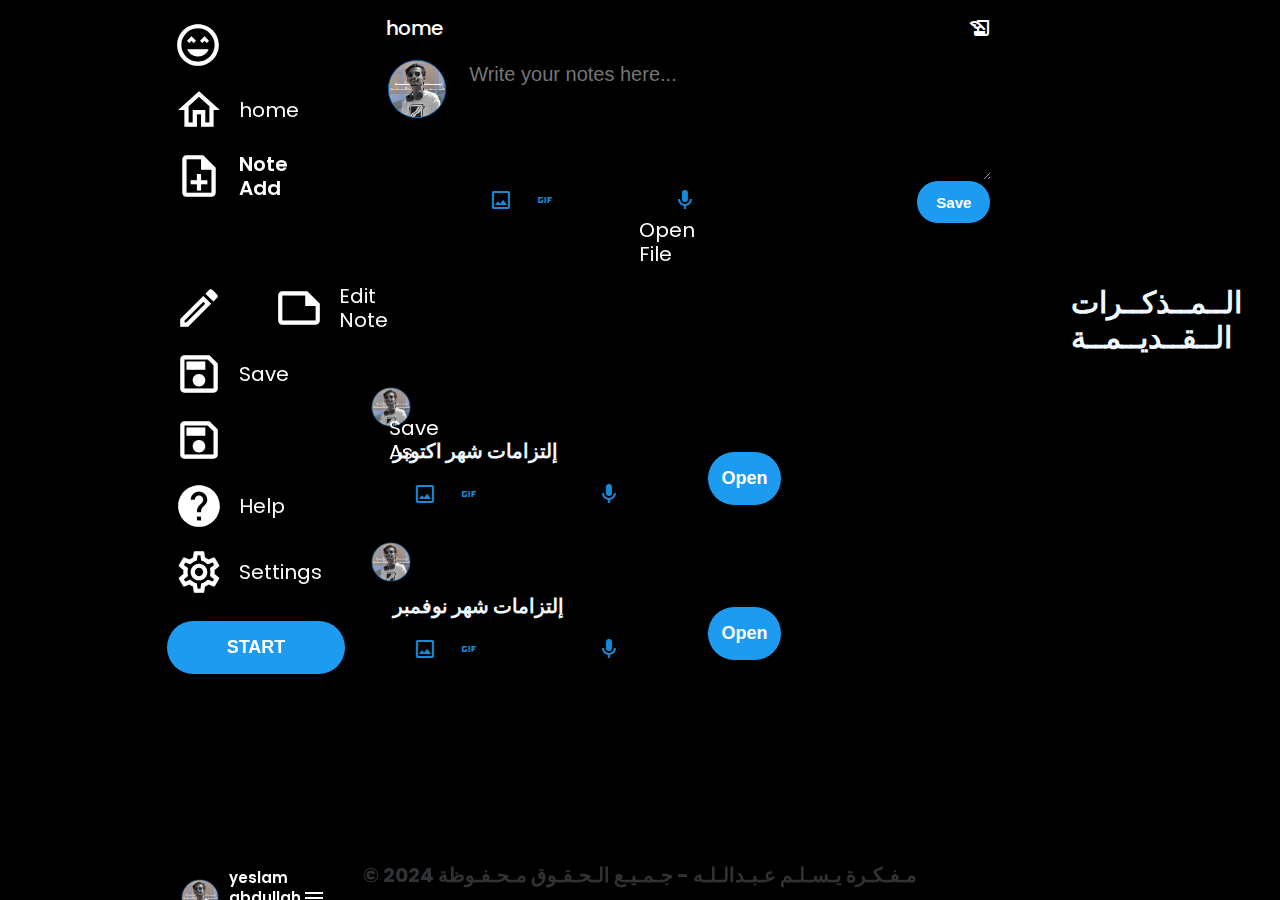
<file: nota/index.html>
<!DOCTYPE html>
<html lang="en">
<head>
    <meta charset="UTF-8">
    <meta http-equiv="X-UA-Compatible" content="IE=edge">
    <meta name="viewport" content="width=device-width, initial-scale=1.0">
    <link href="https://fonts.googleapis.com/icon?family=Material+Icons|Material+Icons+Outlined"
    rel="stylesheet">
    <link rel="stylesheet" href="style.css">
    <title>nota-yeslam</title>
</head>
<body>
<header>
<div class="nav-links">
 
    <a href="1.html">
        <i class="material-icons-outlined">
            sentiment_very_satisfied 
        </i>
    </a>

    <a href="#">
        <i class="material-icons-outlined">
            home 
        </i>
        <span>home</span>
    </a>
    <a href="#">
        <i class="material-icons-outlined">
            note_add 
        </i>
        <span style="font-weight: 600;"   >Note Add
        </span>
    </a>
    <a href="#">
        <i class="material-icons-outlined">
            file_open
        </i>
        <span>Open File</span>
    </a>
    <a href="#">
        <i class="material-icons-outlined">
            edit_note
        </i>
        <span>Edit Note</span>
    </a>
    <a href="#">
        <i class="material-icons-outlined">
            save
        </i>
        <span>Save</span>
    </a>
    <a href="#">
        <i class="material-icons-outlined">
            save_as
        </i>
        <span>Save As</span>
    </a>
    <a href="help.html">
        <i class="material-icons-outlined">
            help
        </i>
        <span>Help</span>
    </a>
    <a href="#">
        <i class="material-icons-outlined">
            settings
        </i>
        <span>Settings
        </span>
    </a>

    <button class="twwet-button">
        START
    </button>


</div>






<div class="main-account">
    <a href="#">
        <img class="twwet-img" src="images/صورتي.png">
        <div class="account-details">
            <span class="account-name"  >yeslam abdullah</span>
            <span class="account-username">@y6.qp</span>

        </div>

        <i class="material-icons-outlined">
            menu 
        </i>

</a>
</div>


</header>

<main>

    <div class="main-flex">

        <div class="main-feed">

            <div class="home-bar">

                <span>
                    home
                </span>
                <i class="material-icons-outlined">
                    history_edu 
                </i>
            </div>



            <div class="new-twwet">

                <img class="twwet-img" src="images/صورتي.png" alt="non">
                <div style="padding-left: 10px;" class="new-twwet-details">
                    <textarea    placeholder="Write your notes here..."></textarea>
                    
                    <div class="new-twwet-actions">
                    <ul>
                        <li>
                            <i class="material-icons-outlined">
                                image 
                            </i>
                        </li>
                        <li>
                            <i class="material-icons-outlined">
                                gif_box 
                            </i>
                        </li>
                       
                        
                        <li>
                            <i class="material-icons-outlined">
                                mic
                            </i>
                        </li>
                    </ul>

                        <button class="twwet-button">
                            Save
                        </button>
                    

                </div>








                </div>




            </div>

            

        </div>

        <div class="side-feed">

        </div>

    </div>
    <br> <br> <br> <br> <br><br><br>

<h2 style="font-size: 30px;  color: aliceblue; margin-left: 700px;  font-family: 'Almarai', sans-serif;  "  >الــمــذكــرات الــقــديــمــة</h2>
--------------------
<br> <br>

<div class="old-twwet">

    <img class="twwet-img" src="images/صورتي.png" alt="non">
    <div style="padding-left: 10px;" class="new-twwet-details">
        <h2 style="color: aliceblue; font-size: 20px; align-items: center;     "  >إلتزامات شهر اكتوبر</h2>
        
       
        
        <div class="old-twwet-actions">
        <ul>
            <li>
                <i class="material-icons-outlined">
                    image 
                </i>
            </li>
            <li>
                <i class="material-icons-outlined">
                    gif_box 
                </i>
            </li>
           
            
            <li>
                <i class="material-icons-outlined">
                    mic
                </i>
            </li>
        </ul>

           
        <button class="opne-button">
            Open
        </button>

    </div>








    </div>




</div>


-------------------------
<div class="old-twwet">

    <img class="twwet-img" src="images/صورتي.png" alt="non">
    <div style="padding-left: 10px;" class="new-twwet-details">
        <h2 style="color: aliceblue; font-size: 20px; align-items: center;     "  >إلتزامات شهر نوفمبر</h2>
        
       
        
        <div class="old-twwet-actions">
        <ul>
            <li>
                <i class="material-icons-outlined">
                    image 
                </i>
            </li>
            <li>
                <i class="material-icons-outlined">
                    gif_box 
                </i>
            </li>
           
            
            <li>
                <i class="material-icons-outlined">
                    mic
                </i>
            </li>
        </ul>

        <button class="opne-button">
            Open
        </button>  
        

    </div>








    </div>




</div>








</div>

<div class="side-feed">

</div>

</div>





















</main>







<footer>
    © 2024 مـفـكـرة يـسـلـم عـبـدالـلـه - جـمـيـع الـحـقـوق مـحـفـوظة
</footer>
</body>
</html>
</file>
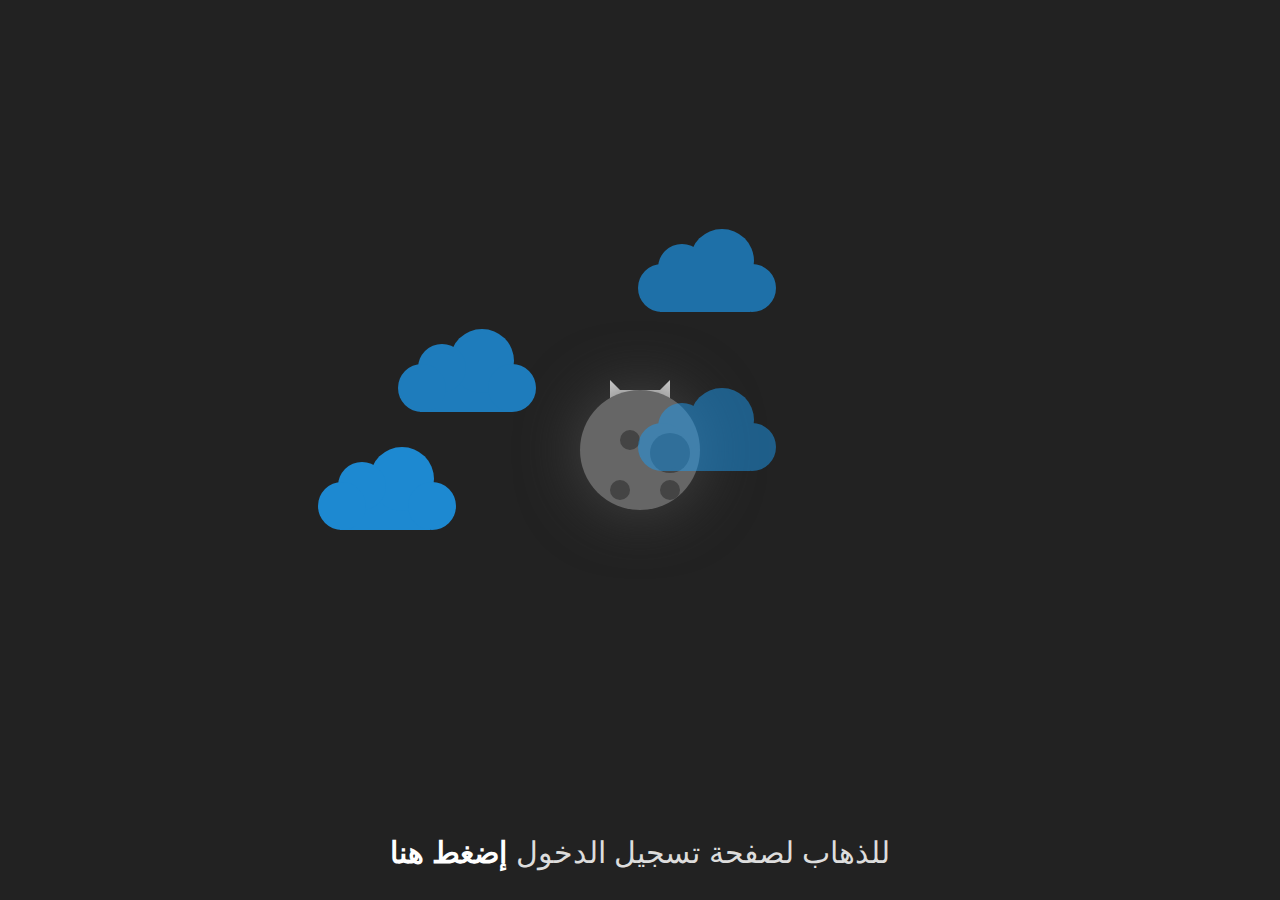
<file: nota/1.html>
<!DOCTYPE html>
<html>
  <head>
    <title>Hello, World!</title>
    <link rel="stylesheet" href="1.css" />
   
  </head>
  <body>
     <div class="wrapper">
  
  <div class="cat">
    <span class="eyes left"></span>
    <span class="eyes right"></span>
    <span class="mouth"></span>
  </div>
  
  <div class="moon">
    <div class="sphere"></div>
    
  </div>
  
  <div class="cloud-container">
    <div class="cloud"></div>
    <div class="cloud"></div>
    <div class="cloud"></div>
    <div class="cloud"></div>
  </div>
    
</div>

<div class="signature">
	<p style="font-size: 30px; font-family: 'Almarai', sans-serif;">للذهاب لصفحة تسجيل الدخول <a href="iog.html"> إضغط هنا</a>     </p>
</div>
  </body>
</html>
</file>
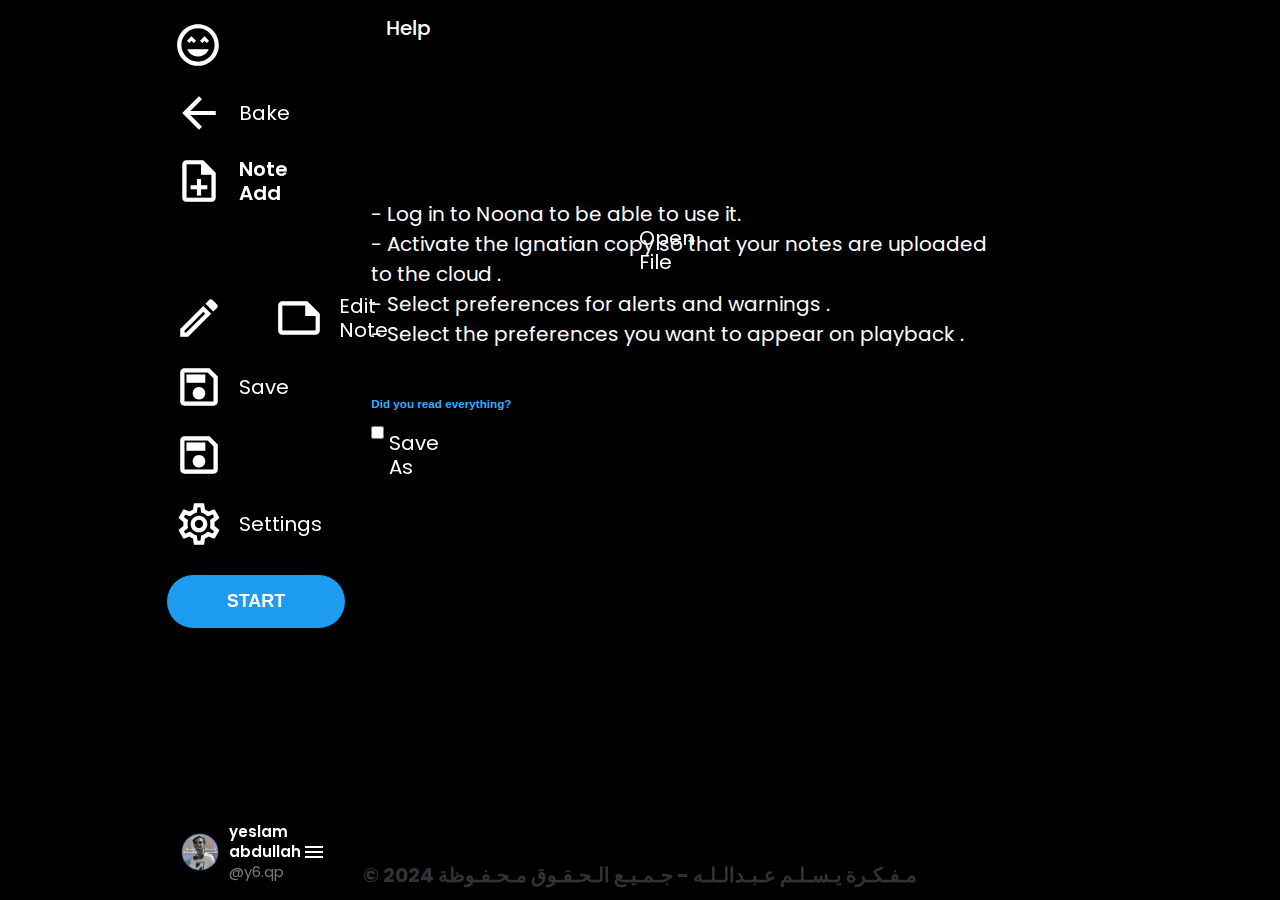
<file: nota/help.html>
<!DOCTYPE html>
<html lang="en">
<head>
    <meta charset="UTF-8">
    <meta http-equiv="X-UA-Compatible" content="IE=edge" dir="auto"     >
    <meta name="viewport" content="width=device-width, initial-scale=1.0">
    <link href="https://fonts.googleapis.com/icon?family=Material+Icons|Material+Icons+Outlined"
    rel="stylesheet">
    <link rel="stylesheet" href="help.css">
    <title>help-yeslam</title>
</head>
<body>
<header>
<div class="nav-links">
 
    <a href="1.html">
        <i class="material-icons-outlined">
            sentiment_very_satisfied 
        </i>
    </a>

    <a href="index.html">
        <i class="material-icons-outlined">
            arrow_back 
        </i>
        <span>Bake</span>
    </a>
    <a href="">
        <i class="material-icons-outlined">
            note_add 
        </i>
        <span style="font-weight: 600;"   >Note Add
        </span>
    </a>
    <a href="#">
        <i class="material-icons-outlined">
            file_open
        </i>
        <span>Open File</span>
    </a>
    <a href="#">
        <i class="material-icons-outlined">
            edit_note
        </i>
        <span>Edit Note</span>
    </a>
    <a href="#">
        <i class="material-icons-outlined">
            save
        </i>
        <span>Save</span>
    </a>
    <a href="#">
        <i class="material-icons-outlined">
            save_as
        </i>
        <span>Save As</span>
    </a>
    
    <a href="#">
        <i class="material-icons-outlined">
            settings
        </i>
        <span>Settings
        </span>
    </a>

    <button class="twwet-button">
        START
    </button>


</div>






<div class="main-account">
    <a href="#">
        <img class="twwet-img" src="images/صورتي.png">
        <div class="account-details">
            <span class="account-name"  >yeslam abdullah</span>
            <span class="account-username">@y6.qp</span>

        </div>

        <i class="material-icons-outlined">
            menu 
        </i>

</a>
</div>


</header>

<main>

    <div class="main-flex">

        <div class="main-feed">

            <div class="home-bar">

                <span>
                    Help
                </span>
                <i class="material-icons-outlined">
                    question_mark 
                </i>
            </div>
            <br><br><br><br><br><br><br><br><br>

<ul style="color: white; list-style-type: none ; font-size: 20px;   "      >
    <li> 
        - Log in to Noona to be able to use it.
    </li>
    <li>
        - Activate the Ignatian copy so that your notes are uploaded to the cloud .   </li>
    <li>
        - Select preferences for alerts and warnings  .   </li>
     <li>
        - Select the preferences you want to appear on playback .     </li>
</ul>
<br><br><br>
<h3 style="color: #32adff; font-family: 'Almarai', sans-serif;"> Did you read everything?  </h3>
<br>
       <input type="checkbox">  
       
        </div>

           

<div class="side-feed">

</div>

</div>





















</main>

<footer>
    © 2024 مـفـكـرة يـسـلـم عـبـدالـلـه - جـمـيـع الـحـقـوق مـحـفـوظة
</footer>
</body>
</html>
</file>
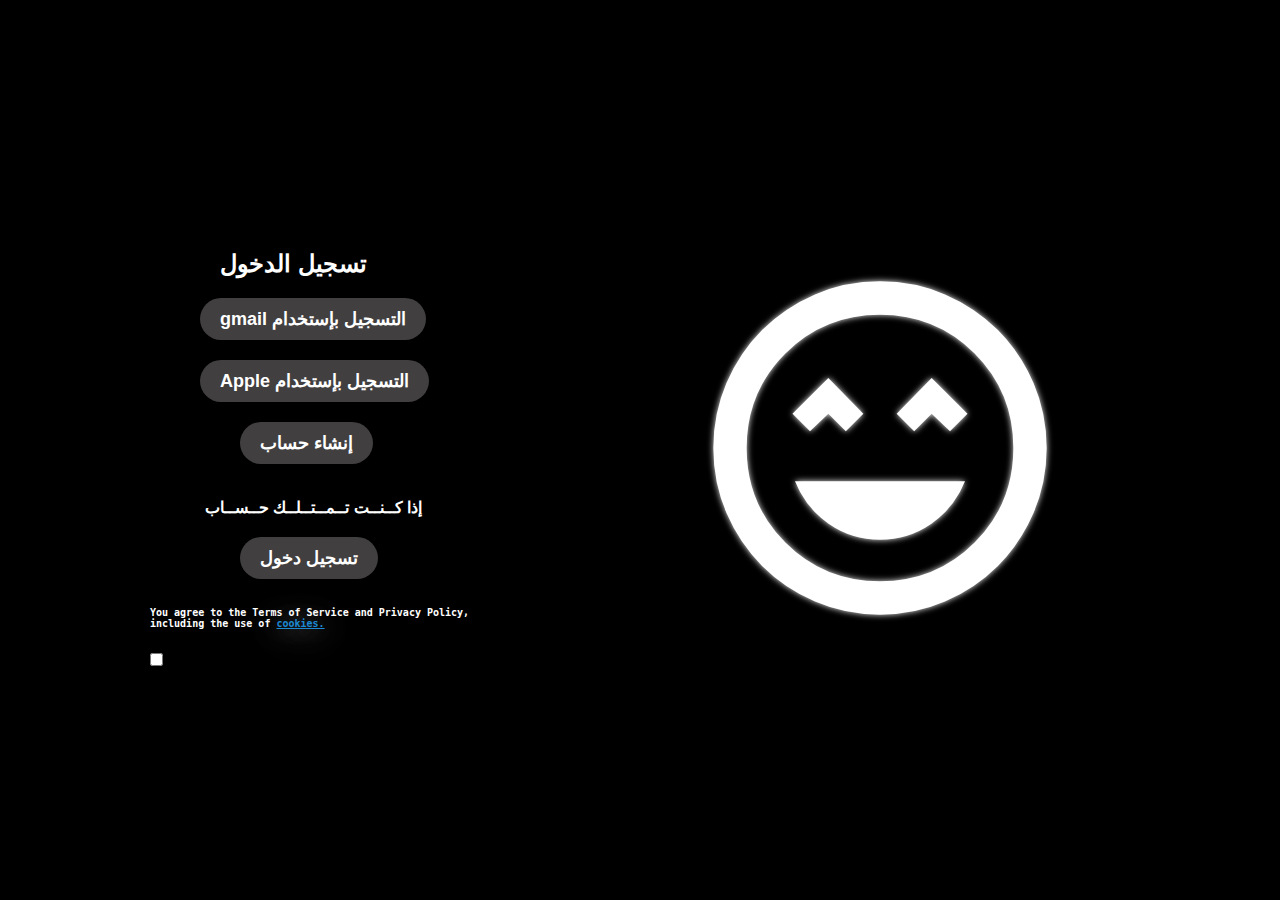
<file: nota/iog.html>
<!DOCTYPE html>
<html lang="ar">
<head>
    <meta charset="UTF-8">
    <meta name="viewport" content="width=device-width, initial-scale=1.0">
    <link href="https://fonts.googleapis.com/icon?family=Material+Icons|Material+Icons+Outlined"
    rel="stylesheet">
    
    
    <title>  صفحة تسجيل الدخول</title>

    <style>
        body {
            display: flex;
            justify-content: space-between;
            align-items: center;
            height: 100vh;
            margin: 0;
            font-family: Arial, sans-serif;
            background-color: #000; 
            color: #fff; 
        
        }
        .login-box button  {
            padding: 10px 20px;
            border: none;
            border-radius: 50px;
            background-color: #413f3f;  
            backdrop-filter: blur(20px);                      

            color: #fff;
            cursor: pointer;
            display: flex;
            margin-top: 20px;
            margin-left: 200px;
            font-size: 18px;
            font-weight: 700;
            align-items: center;
            
        }
        .login-box button:hover{
            background-color: rgb(47,51,54);
            border-radius: 9999px;
            box-shadow: 0 0 10px white;
            transform: scale(1.2);
            transition: 0.9s;
        }


        .logo2   {
            color: #d9d9d9;
            margin-left: 100px;
            margin-right: 200px;
        }

        
    </style>
</head>
<body>
    <div class="login-box"    >
        <h2  style="margin-left: 220px ; font-family: 'Almarai', sans-serif;   "  >تسجيل الدخول</h2>
        <form action="https://accounts.google.com/gsi/select?client_id=49625052041-kgt0hghf445lmcmhijv46b715m2mpbct.apps.googleusercontent.com&ux_mode=popup&ui_mode=card&as=EVWREXXOJT%2Bv7KSTWyDoXQ&channel_id=2eaef114f3854efb40d2c67a802dbb78accc99cfdc18c388d414aad7b3200484&origin=https%3A%2F%2Fx.com" >
            
            <button type="submit"> gmail التسجيل بإستخدام</button>
        </form>
            <form action="https://appleid.apple.com/auth/authorize?client_id=com.twitter.twitter.siwa&redirect_uri=https%3A%2F%2Fx.com&response_type=code%20id_token&state=s3RhveidJ1KjkZaKQTS05fmEMGHMDwC481RTIotJT05&scope=name%20email&response_mode=web_message&frame_id=8afacded-4387-479f-b45d-0a65a9fe8ff5&m=11&v=1.5.5" >
            <button type="submit">   Apple التسجيل بإستخدام </button>
        </form>
        <form action="#" >
            <button type="submit" style="margin-left: 240px;"    > 
                 إنشاء حساب</button>
        </form>
            <br>
            <p style="margin-left: 205px ;font-weight: 700 ;  font-family: 'Almarai', sans-serif;  "       >إذا كــنــت تــمــتــلــك حــســاب</p>
            <form action="index.html" >
            <button type="submit" style="margin-left: 240px "  >  تسجيل دخول </button>
        </form> 
        
        <br>
<h3  style="color: white; font-size: 10px; margin-left: 150px; "    >
     <pre>You agree to the Terms of Service and Privacy Policy,
including the use of <a href="https://help.x.com/ar/rules-and-policies/x-cookies" style="text-shadow: 0 0 30px white; color: #1c88d2;   " >cookies.</a> 
     </pre>  </h3>
        <input type="checkbox" style="margin-left: 150px;"       >
    </div>
    

    <div class="logo2"  >  
         
       <img style="width: 400px; filter: drop-shadow(0 0 3px rgba(255, 255, 255, 0.925)) ;    "src="images/sentiment_very_satisfied_24dp_FFFFFF_FILL0_wght400_GRAD0_opsz24.svg">
        
    </div>

</body>
</html>
</file>
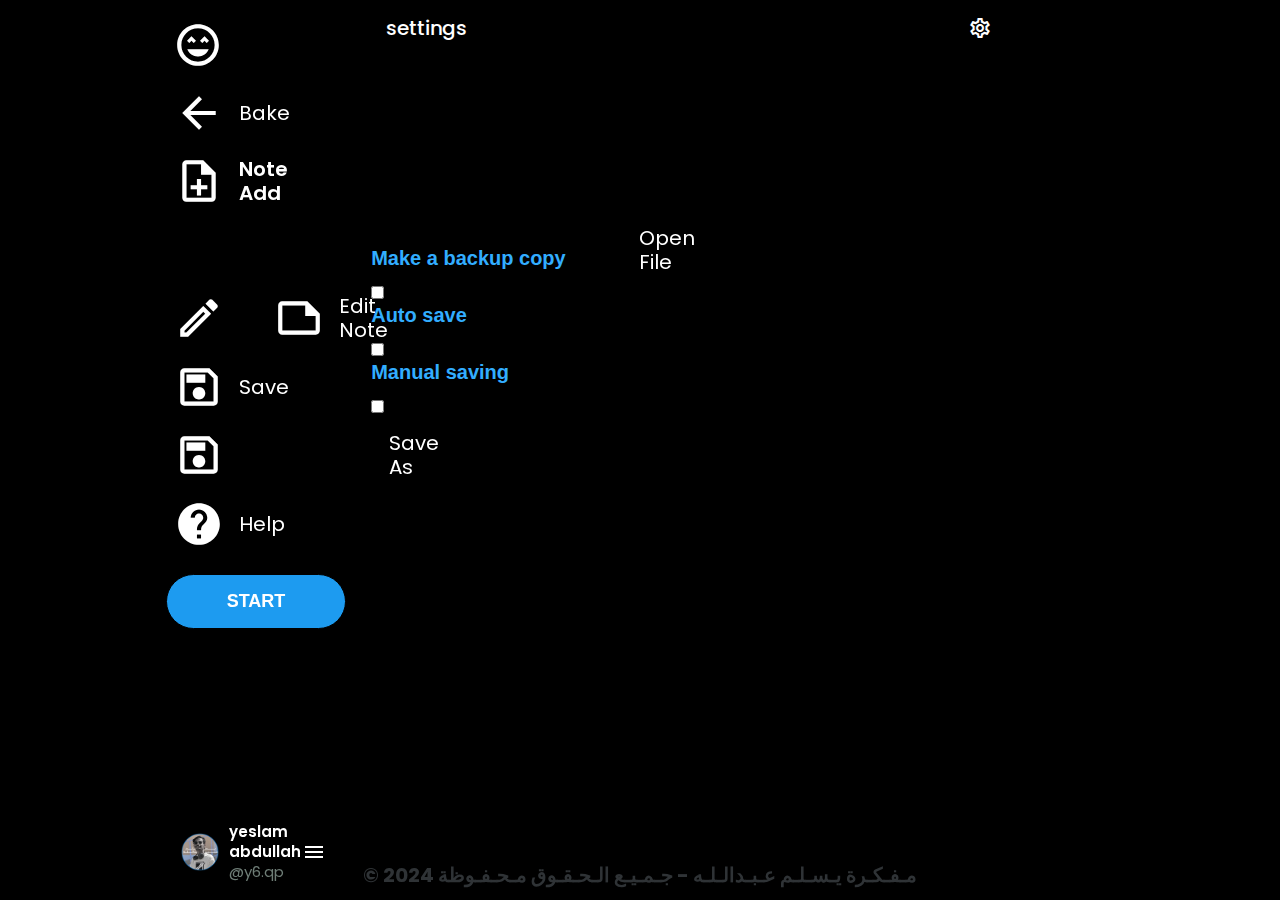
<file: nota/settings.html>
<!DOCTYPE html>
<html lang="en">
<head>
    <meta charset="UTF-8">
    <meta http-equiv="X-UA-Compatible" content="IE=edge" dir="auto"     >
    <meta name="viewport" content="width=device-width, initial-scale=1.0">
    <link href="https://fonts.googleapis.com/icon?family=Material+Icons|Material+Icons+Outlined"
    rel="stylesheet">
    <link rel="stylesheet" href="settings.css">
    <title>settings-yeslam</title>
</head>
<body>
<header>
<div class="nav-links">
 
    <a href="1.html">
        <i class="material-icons-outlined">
            sentiment_very_satisfied 
        </i>
    </a>

    <a href="index.html">
        <i class="material-icons-outlined">
            arrow_back 
        </i>
        <span>Bake</span>
    </a>
    <a href="">
        <i class="material-icons-outlined">
            note_add 
        </i>
        <span style="font-weight: 600;"   >Note Add
        </span>
    </a>
    <a href="#">
        <i class="material-icons-outlined">
            file_open
        </i>
        <span>Open File</span>
    </a>
    <a href="#">
        <i class="material-icons-outlined">
            edit_note
        </i>
        <span>Edit Note</span>
    </a>
    <a href="#">
        <i class="material-icons-outlined">
            save
        </i>
        <span>Save</span>
    </a>
    <a href="#">
        <i class="material-icons-outlined">
            save_as
        </i>
        <span>Save As</span>
    </a>
    
    <a href="#">
        <i class="material-icons-outlined">
            help
        </i>
        <span>Help
        </span>
    </a>

    <button class="twwet-button">
        START
    </button>


</div>






<div class="main-account">
    <a href="#">
        <img class="twwet-img" src="images/صورتي.png">
        <div class="account-details">
            <span class="account-name"  >yeslam abdullah</span>
            <span class="account-username">@y6.qp</span>

        </div>

        <i class="material-icons-outlined">
            menu 
        </i>

</a>
</div>


</header>

<main>

    <div class="main-flex">

        <div class="main-feed">

            <div class="home-bar">

                <span>
                    settings
                </span>
                <i class="material-icons-outlined">
                    settings 
                </i>
            </div>
            <br><br><br><br><br><br><br><br><br>


<br><br><br>
<h3 style="color: #32adff; font-family: 'Almarai', sans-serif; font-size: 20px;"> Make a backup copy  </h3>
<br>
       <input type="checkbox"  > 
       
       <h3 style="color: #32adff; font-family: 'Almarai', sans-serif; font-size: 20px;"> Auto save  </h3>
<br>
       <input type="checkbox">

       <h3 style="color: #32adff; font-family: 'Almarai', sans-serif; font-size: 20px;"> Manual saving </h3>
<br>
       <input type="checkbox">
       
        </div>

           

<div class="side-feed">

</div>

</div>





















</main>

<footer>
    © 2024 مـفـكـرة يـسـلـم عـبـدالـلـه - جـمـيـع الـحـقـوق مـحـفـوظة
</footer>
</body>
</html>
</file>
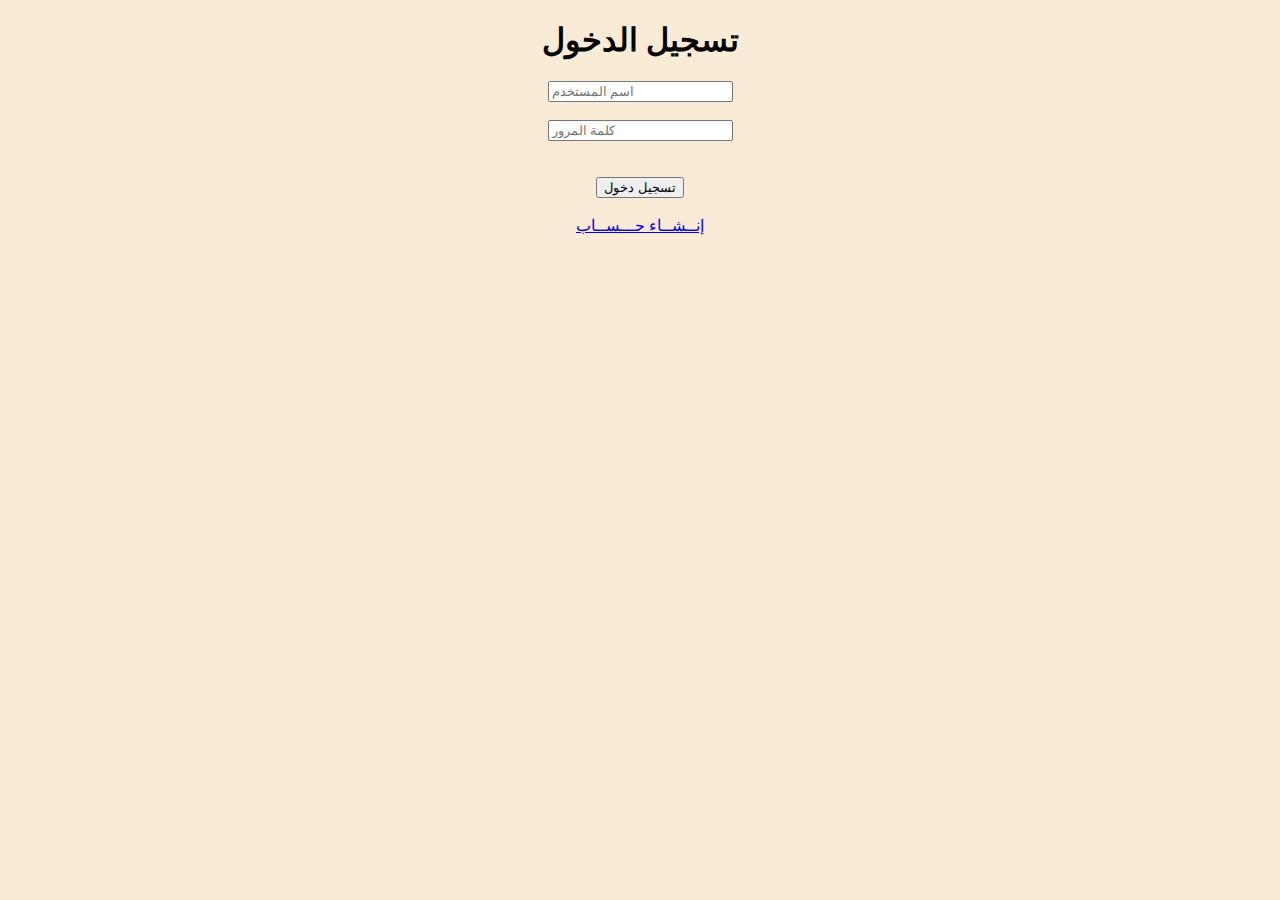
<file: عمل 1/1.html>
<!DOCTYPE html>
<html lang="en">
<head>
    <meta charset="UTF-8">
    <meta name="viewport" content="width=device-width, initial-scale=1.0">
    <title>Document</title>
</head>
<body style="background-color: antiquewhite;" >
<center>
    
<h1>تسجيل الدخول</h1>      
<form action="ex1Ar.html">
<input type="text" placeholder="اسم المستخدم" required >
<br>
<br>

<input type="text" placeholder="كلمة المرور  " required >
 <br> <br> <br>

 <input type="submit" placeholder="إدخال" value="تسجيل دخول" >


</form> 
<br>
<a href="2.html">إنــشــاء حـــســاب</a>  
</center>




</body>
</html>
</file>
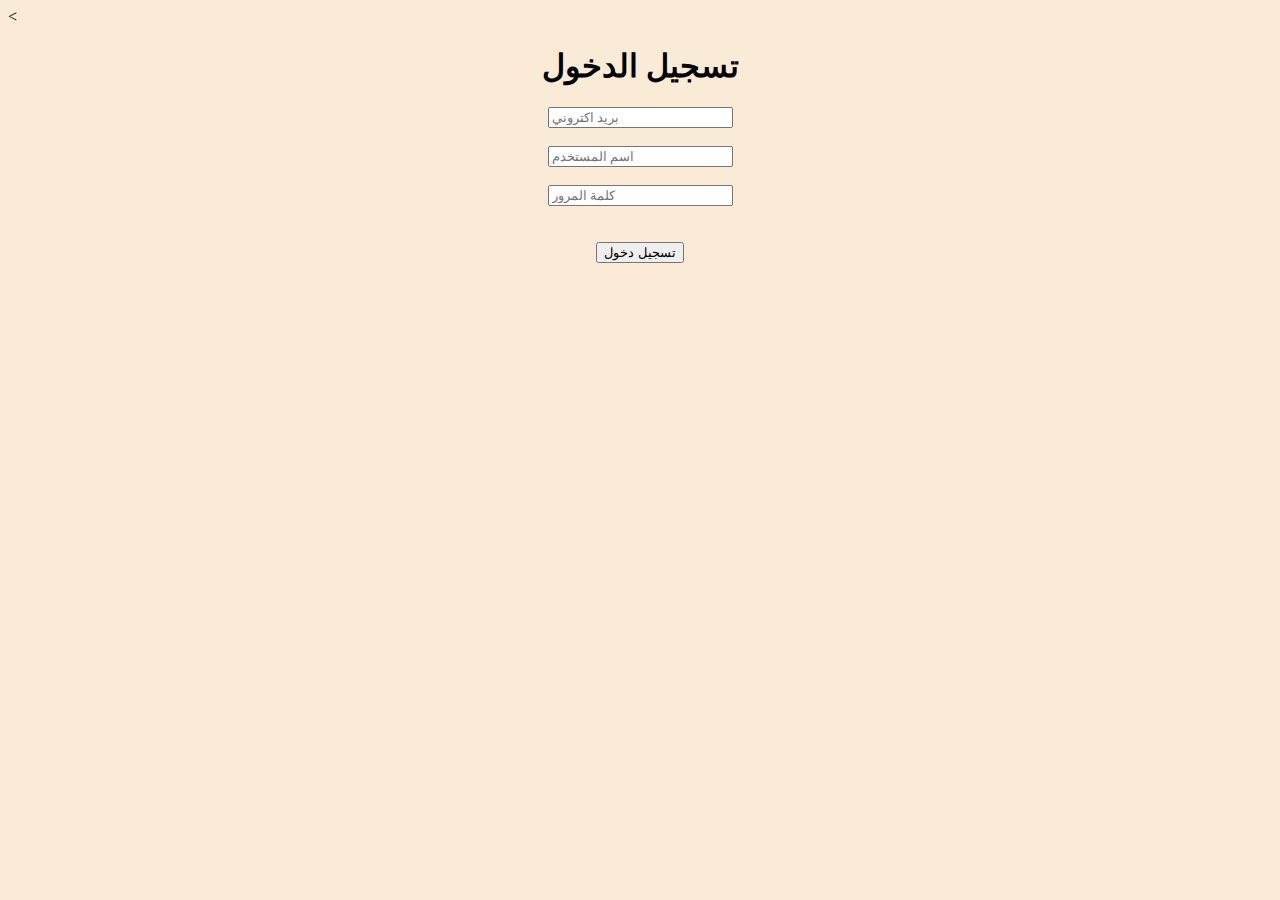
<file: عمل 1/2.html>
<!DOCTYPE html>
<html lang="en">
<head>
    <meta charset="UTF-8">
    <meta name="viewport" content="width=device-width, initial-scale=1.0">
    <title>Document</title>
<
</head>

<body style="background-color: antiquewhite;" >
    <center>

 
<h1>تسجيل الدخول</h1>      
<form action="ex1Ar.html">


<input type="email" placeholder="بريد اكتروني" required >
    <br> <br>
<input type="text" placeholder="اسم المستخدم" required >

<br><br>

<input type="text" placeholder="كلمة المرور  " required >
 <br> <br> <br>
 


<input type="submit" placeholder="إدخال" value="تسجيل دخول" >



</form> 

</center>




</body>
</html>
</file>
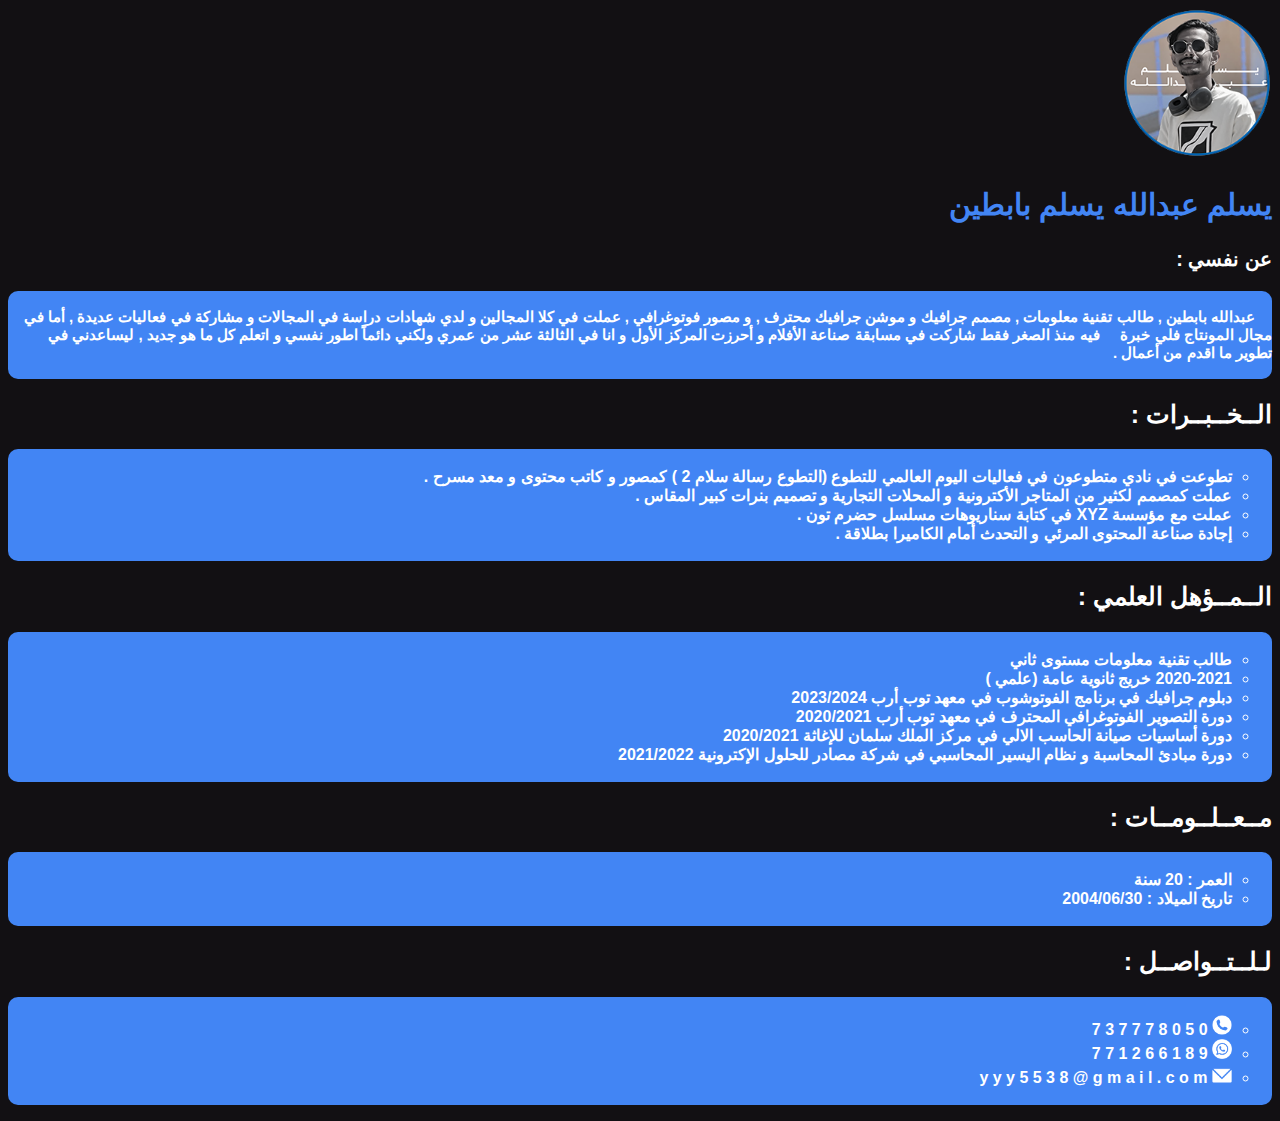
<file: عمل 3/التكليف الأول.html>
<!DOCTYPE html>
<html lang="ar" dir="auto">
<head>
    <meta charset="UTF-8">
    <meta name="viewport" content="width=device-width, initial-scale=1.0">
    
  <title>السيرة الذاتية للطالب يسلم عبدالله بابطين</title>

</head>
<body style="background-color: #121013;"   > 
    

     <img src="صورتي.png" alt="حدث خطأ حاول تحديث الموقع"   width="150" height="150"   > 
    <h2 style="color: #4285f4; font-size: 30px; text-align: right; font-family: 'Tajawal', sans-serif;
    " >     يسلم عبدالله يسلم بابطين</h2>
    <p style="color: #ffffff; font-size: 20px; text-align: right; font-family:'Tajawal', sans-serif; "> <b>عن نفسي : </b>  </p>
      
    <p style="color:#ffffff; font-size: 15px; font-family: 'Tajawal', sans-serif; background-color: #4285f4; border-radius: 10px; "  > 
        <b>
<br>

&nbsp;&nbsp;&nbsp;&nbsp;عبدالله بابطين , طالب تقنية معلومات , مصمم جرافيك و موشن جرافيك محترف , و مصور فوتوغرافي , عملت في كلا المجالين و لدي شهادات دراسة في المجالات و مشاركة في فعاليات عديدة , أما في مجال المونتاج فلي خبرة &nbsp;&nbsp;&nbsp;&nbsp;فيه منذ الصغر فقط شاركت في مسابقة صناعة الأفلام و أحرزت المركز الأول و انا في الثالثة عشر من عمري ولكني دائماً اطور نفسي و اتعلم كل ما هو جديد , ليساعدني في تطوير ما اقدم من أعمال      .       

          

<br><br>
            </b>
            </p>
<h2  style="color:#ffffff; font-size: 25px; font-family:'Tajawal', sans-serif;  " ><b>   الــخــبــرات :    </b></h2>

<ul style=" background-color: #4285f4 ; border-radius: 10px;      list-style-type: circle ; color:#ffffff; font-family: 'Almarai', sans-serif;  ">
    <b>
      <br>
  <li> تطوعت في نادي متطوعون في فعاليات اليوم العالمي للتطوع (التطوع رسالة سلام 2 ) كمصور و كاتب محتوى و معد مسرح 
.</li>
<li>عملت كمصمم لكثير من المتاجر الأكترونية و المحلات التجارية و تصميم بنرات كبير المقاس .</li>
<li>
    عملت مع مؤسسة XYZ في كتابة سناريوهات مسلسل حضرم تون
. </li>
  <li>
    إجادة صناعة المحتوى المرئي و التحدث أمام الكاميرا بطلاقة
 . </li>
 <br>
    </b>
</ul>

<h2  style="color:#ffffff; font-size: 25px;  font-family:'Tajawal', sans-serif;  "   ><b>   الــمــؤهل العلمي  :    </b></h2>

<ul style="  border-radius: 10px;  background-color: #4285f4;      list-style-type: circle; color: #ffffff ; font-family: 'Almarai', sans-serif    ">
<b>
  <br>
<li>
  طالب تقنية معلومات مستوى ثاني 
</li>
<li>   2020-2021 خريج ثانوية عامة (علمي )     </li>
<li>    دبلوم جرافيك في برنامج الفوتوشوب في معهد توب أرب 2023/2024     </li>
<li>               دورة التصوير الفوتوغرافي المحترف في معهد توب أرب 2020/2021                   </li>
<li>         دورة أساسيات صيانة الحاسب الالي في مركز الملك سلمان للإغاثة 2020/2021 </li>
<li>           دورة مبادئ المحاسبة و نظام اليسير المحاسبي في شركة مصادر للحلول الإكترونية 2021/2022           </li>
<br>
</b>
</ul>

<h2  style="color:#ffffff; font-size: 25px;  font-family:'Tajawal', sans-serif;  "   ><b>    مــعــلــومــات  :    </b></h2>
<ul style="  border-radius: 10px;  background-color: #4285f4;      list-style-type: circle; color: #ffffff ; font-family: 'Almarai', sans-serif    ">
<b>
<br> 

<li> العمر : 20 سنة  </li>
<li>تاريخ الميلاد : 2004/06/30</li>

<br>








</b>
</ul>










<h2  style="color:#ffffff; font-size: 25px;  font-family:'Tajawal', sans-serif;  "   ><b>    لـلــتــواصــل  :    </b></h2>

<ul   style="background-color: #4285f4; color: #ffffff;  font-family: 'Almarai', sans-serif; border-radius: 10px; list-style-type: circle ; "  >
  <b>
  <br>

<li>  <img src="اتصال.png" alt="خطأ"; width="20px" height="20px"    >  0 5 0 8 7 7 7 3 7   </li>
<li>  <img src="واتس اب.png" alt ="خطأ"; width="20px" height=20px"   >     9 8 1 6 6 2 1 7 7  </li>
<li>  <img src="بريد.png" alt ="خطأ"; width="20px" height=20px"   >     y y y 5 5 3 8 @ g m a i l . c o m  </li>
 
<br>
</b>
</ul>






</body>
</html>
</file>
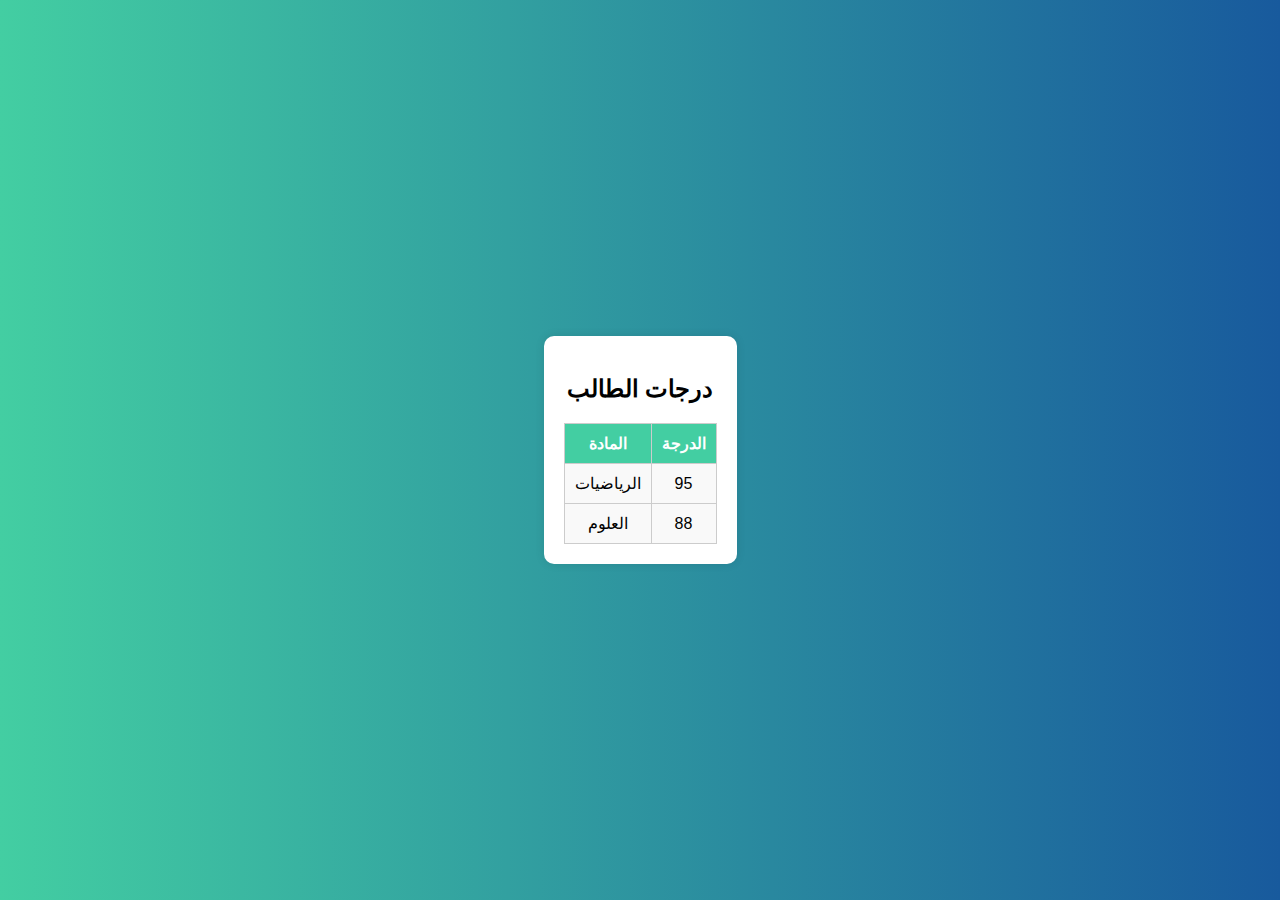
<file: عمل 4/grades.html>
<!DOCTYPE html>
<!DOCTYPE html>
<html lang="ar">
<head>
    <meta charset="UTF-8">
    <meta name="viewport" content="width=device-width, initial-scale=1.0">
    <title>درجات الطالب</title>
    <link rel="stylesheet" href="grades.css">
</head>
<body>
    <div class="grades-container">
        <h2>درجات الطالب</h2>
        <table>
            <thead>
                <tr>
                    <th>المادة</th>
                    <th>الدرجة</th>
                </tr>
            </thead>
            <tbody>
                <tr>
                    <td>الرياضيات</td>
                    <td>95</td>
                </tr>
                <tr>
                    <td>العلوم</td>
                    <td>88</td>
                </tr>
                <!-- أضف المزيد من الصفوف حسب الحاجة -->
            </tbody>
        </table>
    </div>
</body>
</html>
</file>
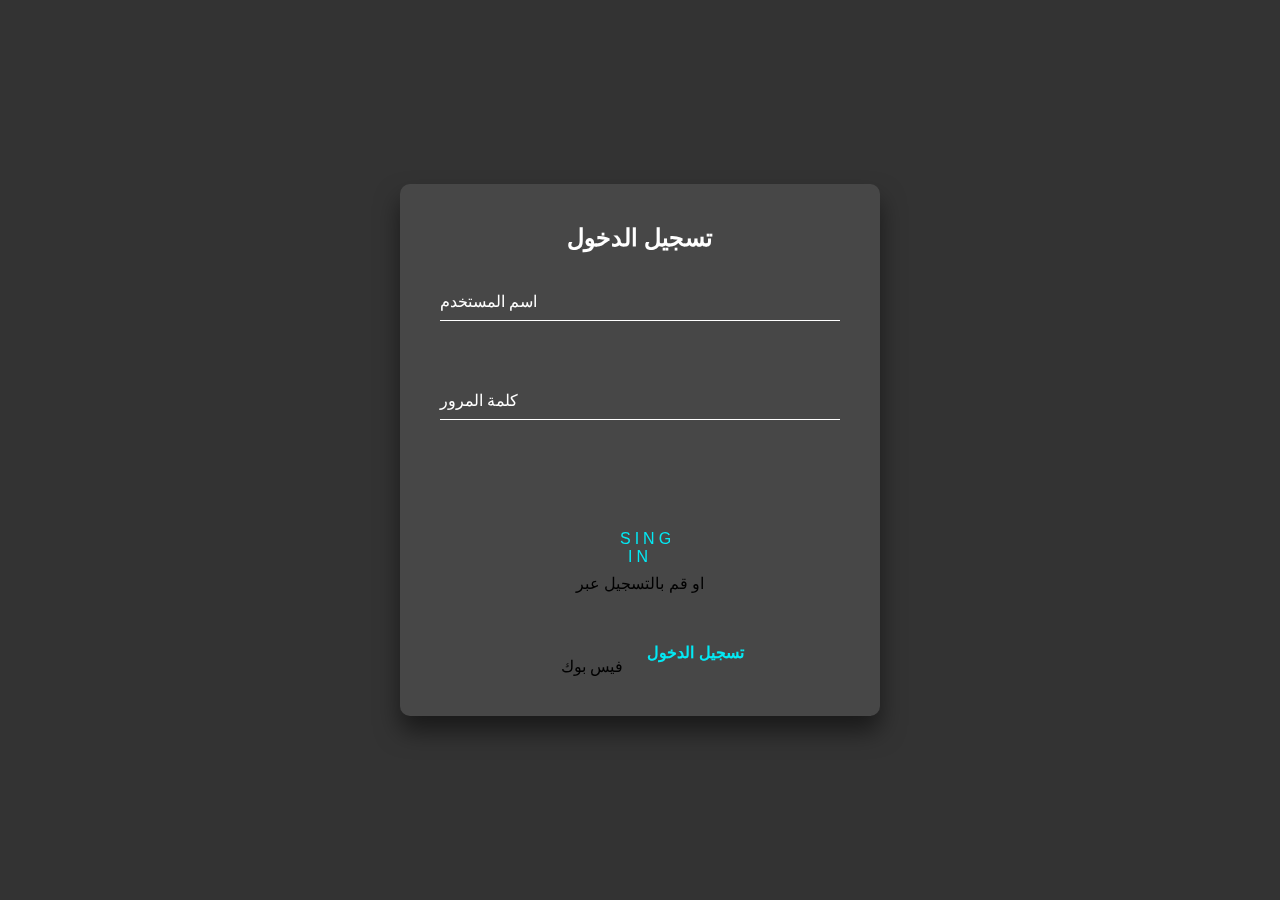
<file: عمل 4/تسجيل دخول.html>
<!DOCTYPE html>
<html lang="ar">
<head>
    <meta charset="UTF-8">
    <meta name="viewport" content="width=device-width, initial-scale=1.0">
    <title>صفحة تسجيل الدخول</title>
    <link rel="stylesheet" href="ستايل تسجيل الدخول.css">
</head>
<body>
    <div class="container">
        <div class="login-box">
            <h2  >تسجيل الدخول</h2>
            <form action="grades.html"   >
                <div class="user-box">
                    <input type="text" name="username" required >
                    <label>اسم المستخدم</label>
                </div>
                <div class="user-box">
                    <input type="password" name="pass" required>
                    <label>كلمة المرور</label>
                </div>
                <a href="signup.html"  style="width: 40px;  height: 30px;"  >   sing in     </a>

                <div class="txt1 text-center p-t-54 p-b-20">
                    <span>
                         او قم بالتسجيل عبر 
                    </span>
                    <br>
                    <a href="https://www.facebook.com/?locale=ar_AR"></a>
                        فيس بوك
                    </a>










                <a href="grades.html"  >

                    <span>     </span>
                    <span></span>
                    <span></span>
                    <span></span>
                    <b> تسجيل الدخول
                    </b>
                </a>
<br>
             



                
            </form>
        </div>
    </div>
</body>
</html>
</file>
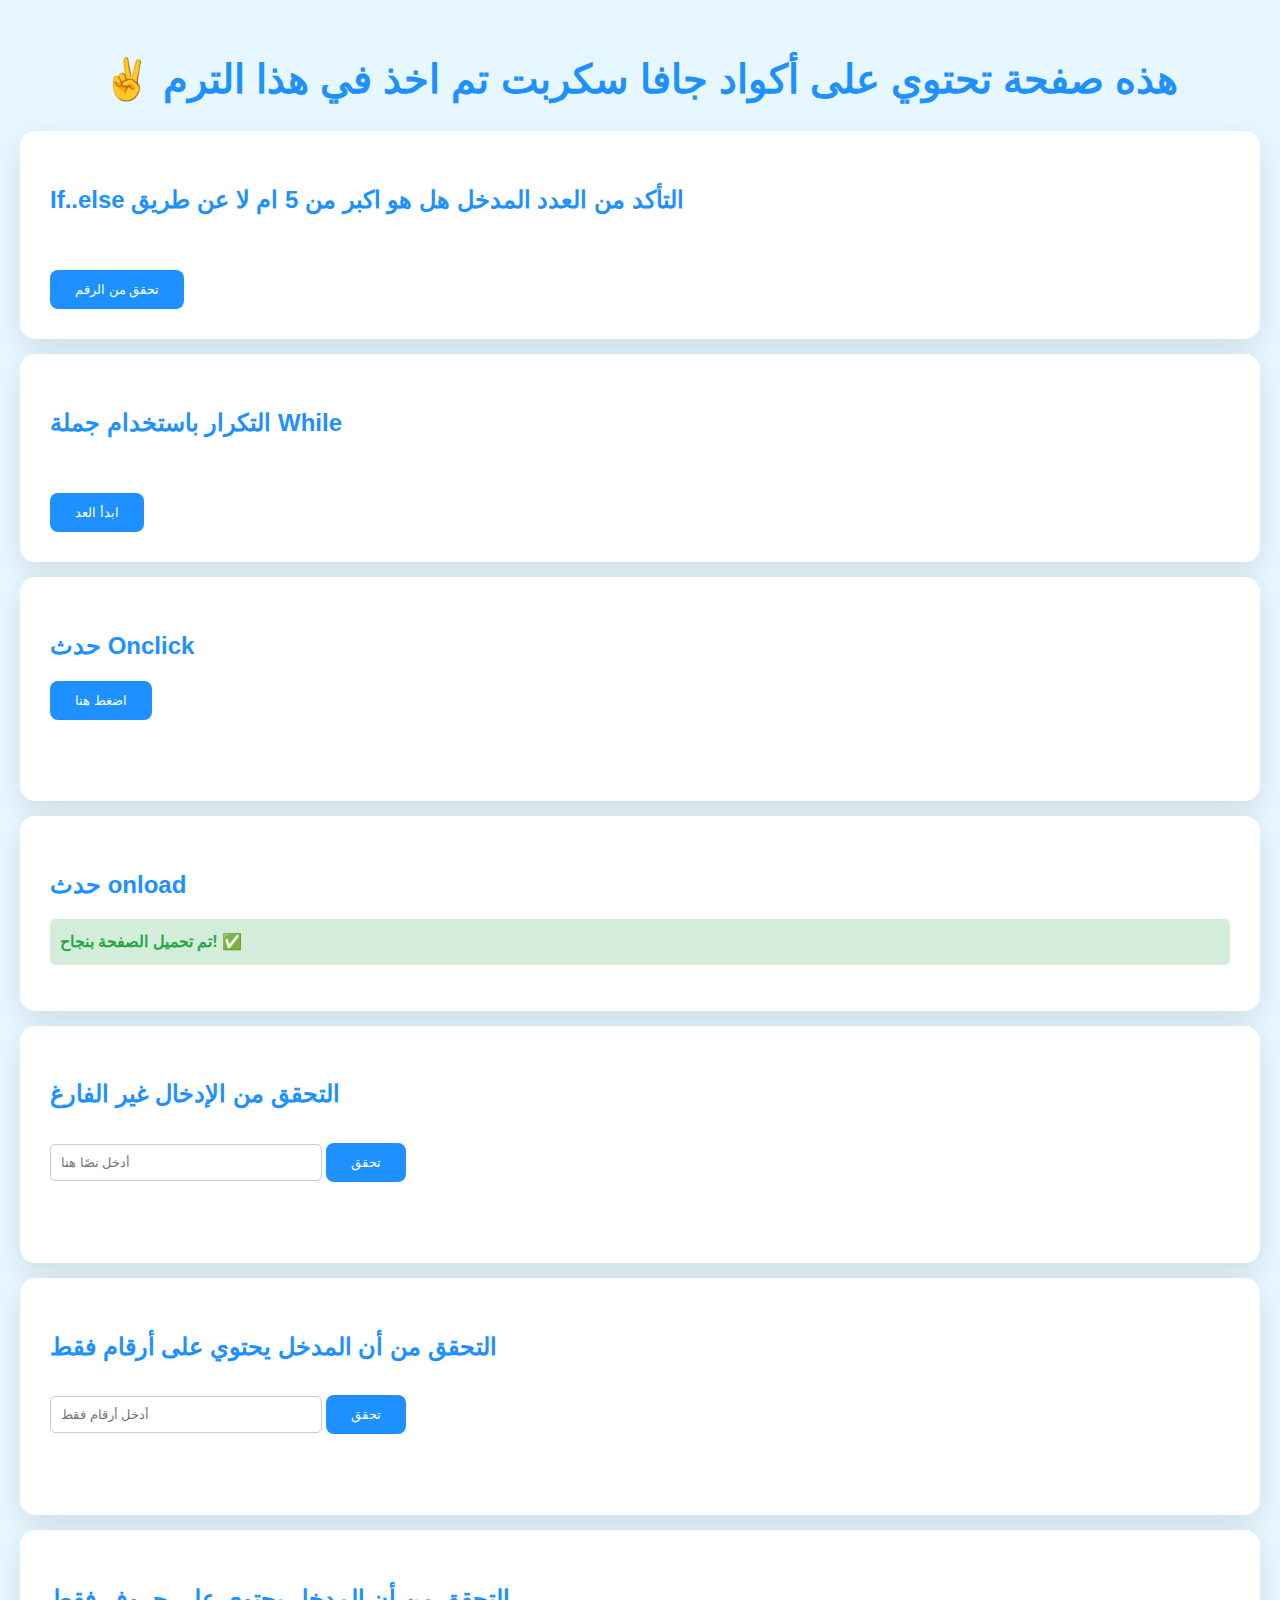
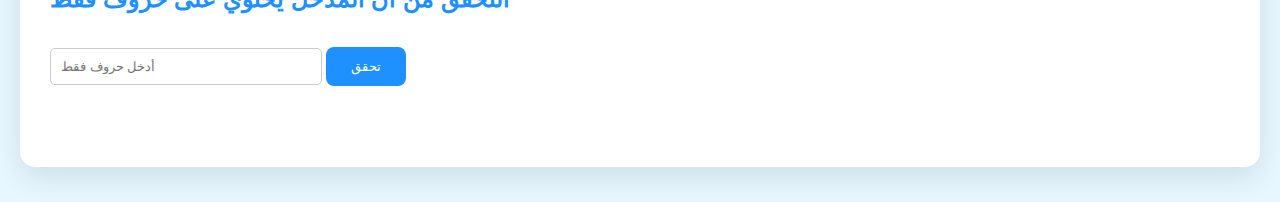
<file: عمل 5/jss.html>
<!DOCTYPE html>
<html lang="ar">
<head>
    <meta charset="UTF-8">
    <meta name="viewport" content="width=device-width, initial-scale=1.0">
    <title>مشروع HTML مع JavaScript و CSS - تصميم جديد</title>
    <style>
        body {
            font-family: 'Segoe UI', Tahoma, Geneva, Verdana, sans-serif;
            background-color: #e6f7ff;
            color: #333;
            margin: 0;
            padding: 20px;
            line-height: 1.6;
        }

        h1 {
            text-align: center;
            color: #1E90FF;
            margin-bottom: 20px;
            font-size: 2.5rem;
        }

        .container {
            background-color: #fff;
            padding: 30px;
            margin: 15px 0;
            border-radius: 15px;
            box-shadow: 0 10px 30px rgba(0, 0, 0, 0.1);
            transition: all 0.3s ease;
        }

        .container:hover {
            transform: scale(1.02);
        }

        h2 {
            color: #1E90FF;
            margin-bottom: 15px;
            font-size: 1.5rem;
        }

        .button {
            padding: 12px 25px;
            background-color: #1E90FF;
            color: white;
            border: none;
            border-radius: 8px;
            cursor: pointer;
            transition: background-color 0.3s ease;
        }

        .button:hover {
            background-color: #4682B4;
        }

        input {
            padding: 10px;
            margin-top: 15px;
            width: 100%;
            max-width: 250px;
            border-radius: 5px;
            border: 1px solid #ccc;
            outline: none;
            transition: border-color 0.3s ease;
        }

        input:focus {
            border-color: #1E90FF;
        }

        .result {
            font-weight: bold;
            margin-top: 15px;
            padding: 10px;
            border-radius: 5px;
        }

        .error {
            background-color: #ffcccc;
            color: #d9534f;
        }

        .success {
            background-color: #d4edda;
            color: #28a745;
        }

        .info {
            background-color: #cce5ff;
            color: #17a2b8;
        }

        .warning {
            background-color: #fff3cd;
            color: #ffc107;
        }

        /* Animations */
        @keyframes fadeIn {
            from {
                opacity: 0;
            }
            to {
                opacity: 1;
            }
        }

        .fade-in {
            animation: fadeIn 1s ease-out;
        }
    </style>
</head>
<body>

    <h1>&#9996; هذه صفحة تحتوي على أكواد جافا سكربت تم اخذ في هذا الترم   </h1>

    <!-- Script 1: Display a message on the webpage -->
    <script>
        alert("مرحبًا! هذه صفحة تحتوي على أكواد جافا سكربت تم اخذ في هذا الترم .");
    </script>

    <!-- Script 2: If-else statement demonstration -->
    <div class="container fade-in">
        <h2>   If..else التأكد من العدد المدخل هل هو اكبر من 5 ام لا  عن طريق      </h2>
        <p id="ifElseResult" class="result"></p>
        <button class="button" onclick="checkNumber()">تحقق من الرقم</button>
        <script>
            function checkNumber() {
                let number = parseInt(prompt("أدخل عددًا للتحقق:"));
                let result = document.getElementById('ifElseResult');
                if (number > 5) {
                    result.innerText = "العدد أكبر من 5 ✅";
                    result.className = "result success";
                } else {
                    result.innerText = "العدد أصغر أو يساوي 5 ❌";
                    result.className = "result error";
                }
            }
        </script>
    </div>

    <!-- Script 3: While loop demonstration -->
    <div class="container fade-in">
        <h2>التكرار باستخدام جملة While</h2>
        <p id="whileResult" class="result"></p>
        <button class="button" onclick="runWhileLoop()">ابدأ العد</button>
        <script>
            function runWhileLoop() {
                let count = 1;
                let text = "";
                while (count <= 5) {
                    text += `العدد: ${count} <br>`;
                    count++;
                }
                document.getElementById('whileResult').innerHTML = text;
            }
        </script>
    </div>

    <!-- Script 4: Onclick event demonstration -->
    <div class="container fade-in">
        <h2>حدث Onclick</h2>
        <button class="button" onclick="displayClickMessage()">اضغط هنا</button>
        <p id="clickMessage" class="result"></p>
        <script>
            function displayClickMessage() {
                document.getElementById('clickMessage').innerText = "لقد قمت بالنقر على الزر! 🎉";
                document.getElementById('clickMessage').className = "result success";
            }
        </script>
    </div>

    <!-- Script 5: Onload event demonstration -->
    <div class="container fade-in">
        <h2>حدث onload</h2>
        <p id="loadMessage" class="result"></p>
        <script>
            window.onload = function() {
                document.getElementById('loadMessage').innerText = "تم تحميل الصفحة بنجاح! ✅";
                document.getElementById('loadMessage').className = "result success";
            }
        </script>
    </div>

    <!-- Script 6: Check for non-empty input -->
    <div class="container fade-in">
        <h2>التحقق من الإدخال غير الفارغ</h2>
        <input type="text" id="textInput" placeholder="أدخل نصًا هنا">
        <button class="button" onclick="checkNotEmpty()">تحقق</button>
        <p id="nonEmptyResult" class="result"></p>
        <script>
            function checkNotEmpty() {
                let inputText = document.getElementById('textInput').value;
                let result = document.getElementById('nonEmptyResult');
                if (inputText.trim() !== "") {
                    result.innerText = "لقد أدخلت نصًا ✅";
                    result.className = "result success";
                } else {
                    result.innerText = "يرجى إدخال نص ❌";
                    result.className = "result error";
                }
            }
        </script>
    </div>

    <!-- Script 7: Check if input contains only digits -->
    <div class="container fade-in">
        <h2>التحقق من أن المدخل يحتوي على أرقام فقط</h2>
        <input type="text" id="digitInput" placeholder="أدخل أرقام فقط">
        <button class="button" onclick="validateDigits()">تحقق</button>
        <p id="digitResult" class="result"></p>
        <script>
            function validateDigits() {
                let inputText = document.getElementById('digitInput').value;
                let result = document.getElementById('digitResult');
                let regex = /^\d+$/;
                if (regex.test(inputText)) {
                    result.innerText = "المدخل يحتوي على أرقام فقط ✅";
                    result.className = "result success";
                } else {
                    result.innerText = "يرجى إدخال أرقام فقط ❌";
                    result.className = "result error";
                }
            }
        </script>
    </div>

    <!-- Script 8: Check if input contains only alphabets -->
    <div class="container fade-in">
        <h2>التحقق من أن المدخل يحتوي على حروف فقط</h2>
        <input type="text" id="alphaInput" placeholder="أدخل حروف فقط">
        <button class="button" onclick="validateAlphabets()">تحقق</button>
        <p id="alphaResult" class="result"></p>
        <script>
            function validateAlphabets() {
                let inputText = document.getElementById('alphaInput').value;
                let result = document.getElementById('alphaResult');
                let regex = /^[A-Za-z]+$/;
                if (regex.test(inputText)) {
                    result.innerText = "المدخل يحتوي على حروف فقط ✅";
                    result.className = "result success";
                } else {
                    result.innerText = "يرجى إدخال حروف فقط ❌";
                    result.className = "result error";
                }
            }
        </script>
    </div>

</body>
</html>
</file>
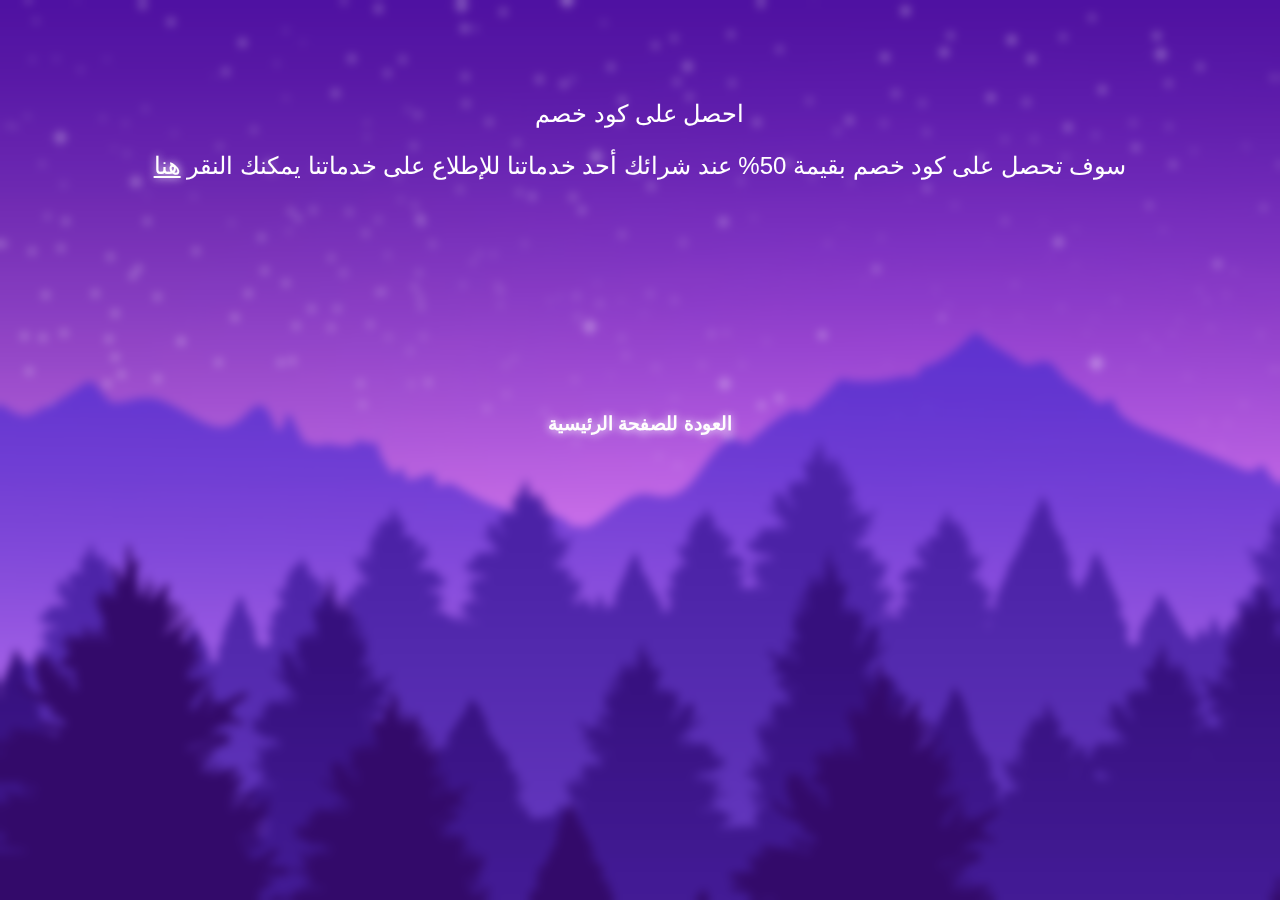
<file: يسلم عبدالله بابطينlogin/Get a discount code ar.html>
<!DOCTYPE html>
<html lang="ar">
<head>
    <meta charset="UTF-8">
    <meta name="viewport" content="width=device-width, initial-scale=1.0">
    <title>   Get a discount code</title>
    <style>
        body {
            background:url("img.jpg") ; 
            font-family: 'Almarai', sans-serif ;
            color: #cf00fe;
            text-align: center;
            backdrop-filter: blur(5px) ;
            margin: 0;
            padding: 0;
            overflow: hidden;
            height: 100vh; 
        }
        .header {
            font-family: 'Reem Kufi', sans-serif;
            color: white;
            padding: 100px;
            font-size: 24px;
        }
    </style>
</head>
<body>
    <div class="header"  style="size: 50px;"  >  احصل على كود خصم   
<p  style="font-family: 'Almarai', sans-serif ;"   >       سوف تحصل على كود خصم بقيمة 50% عند شرائك أحد خدماتنا للإطلاع على خدماتنا يمكنك النقر  <a href="Our services ar.html" style="color: #fffefe ;  text-shadow: 0 0 10px #ffffff;"  >هنا </a> </p>
    </div>
    

<br><br><br><br><br>
<h3><a href="login.html" style="color: #fffefe; text-decoration: none; text-shadow:  0 0 10px#ffffff;    "     >  العودة للصفحة الرئيسية    </a></h3>
</body>
</html>
</file>
<file: nota/style.css>
@import url('https://fonts.googleapis.com/css2?family=Poppins:ital,wght@0,100;0,200;0,300;0,400;0,500;0,600;0,700;0,800;0,900;1,100;1,200;1,300;1,400;1,500;1,600;1,700;1,800;1,900&display=swap');

* {
    margin: 0;
    padding: 0;
    box-sizing: border-box;
}

html {
    font-size: 10px;
    font-family:  'Poppins', sans-serif;
}
 
body{
background-color: rgb(0, 0, 0);

}

a{
text-decoration: none;
color: white;
font-size: 1.5rem;
font-weight: 400;
line-height: 24px;
}

header{
   display: flex;
   flex-direction: column;
   justify-content: space-between;
   padding: 10pt 0 10px 13% ;
   width: 27%;
   height: 100%;
   position: fixed;
}

.nav-links{
    display: flex;
    flex-direction: column;
    width: 100%;
    height: 100%;
    justify-content: space-between;
}

.nav-links a {
    display: flex;
    align-items: center;
    font-size: 2rem;
    padding: 8px 25px 8px 8px ;
    width: fit-content;
}

.nav-links a i {

    font-size: 5rem;
    margin-right: 15px;
    
}
.nav-links a:hover  , .main-account a:hover {

    background-color: rgb(47,51,54);
    border-radius: 9999px;
}
.nav-links a:first-child{
    padding: 7px 7px;
}
.nav-links a:first-child i {
    margin: 0 ;
}

.twwet-button {
    background-color: rgb(29,155,240);
    width: 100% ;
    height: 55px;
    border-radius: 9999px;
    margin-top: 15px;
    cursor : pointer ;
    font-size: 1.8rem;
    color: white;
    font-weight: 600;
    border: 1px solid black;
    transition-duration: 0.4s;
    
}
.twwet-button:hover {
    background-color: rgba(29,155,240,0.8);
    transform: scale(1.1) ;
    transition: 0.5s;
}


.main-account{
    width: 100%;
    height: 30%;
    padding-top: 185px;
}

.main-account a {
    display: flex;
    justify-content: space-between;
    padding: 8px 10px 8px 15px;
    margin-right: 10px;
    align-items: center;
}

.twwet-img{
    width: 38px;
    height: 38px;
}

.account-details {
    display : flex ;
    flex-direction:column;
    flex-basis: 70%;
    margin-left: 10px;
    font-size: 1.5rem;
    line-height: 20px;
}
.account-name{
    font-weight: 600;
}
.account-username{
    color: rgb(110,125,118);
}


main{
    width: 71%;
    height: 100%;
    margin-left: 29%;
}

.main-flex{
    display: flex;
    width: 100%;
}
.main-feed{
    width: 70%;
    
}

.home-bar{
    display: flex;
    justify-content: space-between;
    align-items: center;
    width: 100%;
    height: 55px;
    color: white;
    font-size: 2rem;
    font-weight: 500;
    padding: 0 15px;
    position: sticky;
    top: 0;
    background-color:black;
}
.new-twwet{
    display: flex;
    width:100% ;
    height: 100%;
    padding: 4px 16px ;
    
}
.new-twwet .twwet-img {
    width: 60px;
    height: 60px;
    cursor:pointer;
}

.new-twwet-details{
    display: flex;
    flex-direction: column;
    justify-content: space-evenly;
    padding-top: 4px;
    width: 100%;
    margin-left: 12px;
    
}

.new-twwet-actions{
    display: flex;
    justify-content: space-between;
    align-items: center;
    width: 100%;
    height: 60px;
}

.new-twwet-actions ul {
    display: flex;
    list-style: none;
}

.new-twwet-details textarea {

    width: 100%;
    height: 100%;
    background-color: transparent;
    font-size: 2rem;
    border: none;
    color: white;
    outline:none;
    font-family: Arial, sans-serif;
    

}

.new-twwet-actions ul li {
    

    margin-left: 20px;
    color: #1c88d2;
    cursor: pointer;
    
}

.new-twwet-actions  .twwet-button {

    width: 75px;
    height: 100%;
    margin: 0;
    font-weight: 600;
    font-size: 1.5rem;
    

}

footer {
    font-weight: 700;
    color: rgb(47,51,54);
    text-align: center;
    padding: 10px 0;
    position: fixed;
    width: 100%;
    bottom: 0;
    font-size: 20px;
    
}

.feed-twwet{

    display: flex;
    width: 100%;
    min-height: 100px;
    padding: 12px 16px 0 16px;
    height: 100%;
    cursor: pointer;
    border-top: 10px solid #ffffff;
} 
.feed-twwet-details{

    display: flex;
    flex-direction: column;
    width: 100%;
    height: 100%;
    margin-left: 12px;
    
}

.old-twwet-actions ul li {
    
    
    margin-left: 20px;
    color: #1c88d2;
    cursor: pointer;
    
}
.old-twwet .twwet-img {
    width: 40px;
    height: 40px;
    cursor:pointer;
}

.old-twwet-details{
    display: flex;
    flex-direction: column;
    justify-content: space-evenly;
    padding-top: 4px;
    width: 100%;
    margin-left: 12px;
    
    
}

.old-twwet-actions{
    display: flex;
    justify-content: space-between;
    align-items: center;
    width: 100%;
    height: 60px;
    
    
}

.old-twwet-actions ul {
    display: flex;
    list-style: none;
    
}

.old-twwet-details input {

    width: 100%;
    height: 100%;
    background-color: transparent;
    font-size: 2rem;
    border: none;
    color: white;
    outline:none;

}


.old-twwet-actions .opne-button{


    background-color: rgb(29,155,240);
    width: 75px ;
    height: 55px;
    border-radius: 9999px;
    margin-top: 15px;
    margin-bottom: 50px;
    margin-right: 510px;
    cursor : pointer ;
    font-size: 1.8rem;
    color: white;
    font-weight: 600;
    border: 1px solid black;
    transition-duration: 0.4s;
    align-items: center;
    

}

.old-twwet-actions .opne-button:hover {
    background-color: rgba(29,155,240,0.8);
    transform: scale(1.1) ;
    transition: 0.5s;
}
</file>
<file: nota/1.css>
body { background: #222222; }

div{
  display: block;
  position: absolute;
  margin: auto;
  top:0; bottom:0; left:0; right:0;
}

.wrapper{
  height: 400px;
  width: 600px;
  margin: auto;
  font-family: 'Clicker Script', cursive;
}

.cloud {
  background: rgb(29,155,240);
  width: 90px;
  height: 42px; 
  -webkit-animation: clouds 40s infinite ;
  margin-left: 0;
}

.cloud:before {
    border-radius: 50%;
    box-shadow: 20px -20px 0 0 rgb(29,155,240),
                90px 0 0 0 rgb(29,155,240),
                60px -27px 0 8px rgb(29,155,240);
    content: "";
    position: absolute;
    width: 48px;
    height: 48px;
    left: -22px;
    bottom: 0;
    background: rgb(29,155,240);
}

.cloud:nth-child(1){ top: auto; bottom: 120px; opacity: 0.85}
.cloud:nth-child(2){ right: auto; left: 320px; opacity: 0.5}
.cloud:nth-child(3){ bottom: auto; top: 120px; right: auto; left: 80px; opacity: 0.75;}
.cloud:nth-child(4){ bottom: auto; top: 20px; right: auto; left: 320px; opacity: 0.65;}

.moon {
  height: 120px;
  width: 120px;
  background: #666666;
  border-radius: 60px;
  box-shadow: 0 0 60px 1px #444444;
}

.moon:before {
    border-radius: 60px;
    box-shadow: 10px -50px 0 0 #444,
                50px 0 0 0 #444,
                50px -37px 0 10px #444;
    content: "";
    position: absolute;
    width: 20px;
    height: 20px;
    left: 30px;
    bottom: 10px;
    background: #444;
}

.cat {
  background:#EEEEEE;
  height: 60px;
  top: auto;
  bottom: 200px;
  width: 60px;
  z-index: 0;
  -webkit-transition: all linear 1s;
}

.cat:before, .cat:after {
    width: 0;
    height: 0;
    top: -10px;
    position: absolute;
    content: "";
}

.cat:before{
    border-left: 0px solid transparent;
    border-right: 15px solid transparent;
    border-bottom: 15px solid #EEE;
    left: 0;
}

.cat:after{
    border-right: 0px solid transparent;
    border-left: 15px solid transparent;
    border-bottom: 15px solid #EEE;
    right: 0;
}

.cat .eyes{
  position: absolute;
  height: 8px; width: 8px;
  background: #333;
  border-radius: 100%;
  top: 15px;
}

.cat .eyes.left{ left: 12px; }
.cat .eyes.right{  right: 12px; }

.cat .mouth{
  position: absolute;
  height: 4px; width: 60%;
  background: #333;
  border-radius: 0 0 30% 30%;
  top: 28px;
  margin: auto;
  left: 0; right: 0;
}

.wrapper:hover .cat{
  bottom: 240px;
}

@-webkit-keyframes clouds  {
0 {margin-left:0;}
25% {margin-left:100px ; }
50% {margin-left:0 ; }
75% {margin-left:30px;}  
100% {margin-left : 0; }
}

.signature {
	position: absolute;
	margin: auto;
	bottom: 0;
	top: auto;
}

.signature p{
	text-align: center;
	font-family: Helvetica, Arial, Sans-Serif;
	font-size: 0.85em;
	color: #DDDDDD;
}

.signature .much-heart{
	display: inline-block;
	position: relative;
	margin: 0 4px;
	height: 10px;
	width: 10px;
	background: #AC1D3F;
	border-radius: 4px;
	-ms-transform: rotate(45deg);
    -webkit-transform: rotate(45deg);
    transform: rotate(45deg);
}

.signature .much-heart::before, 
.signature .much-heart::after {
	  display: block;
  content: '';
  position: absolute;
  margin: auto;
  height: 10px;
  width: 10px;
  border-radius: 5px;
  background: #AC1D3F;
  top: -4px;
}

.signature .much-heart::after {
	bottom: 0;
	top: auto;
	left: -4px;
}

.signature a {
	color: #FFF;
	text-decoration: none;
	font-weight: bold;
}
</file>
<file: nota/help.css>
@import url('https://fonts.googleapis.com/css2?family=Poppins:ital,wght@0,100;0,200;0,300;0,400;0,500;0,600;0,700;0,800;0,900;1,100;1,200;1,300;1,400;1,500;1,600;1,700;1,800;1,900&display=swap');

* {
    margin: 0;
    padding: 0;
    box-sizing: border-box;
}

html {
    font-size: 10px;
    font-family:  'Poppins', sans-serif;
}
 
body{
background-color: rgb(0, 0, 0);

}

a{
text-decoration: none;
color: white;
font-size: 1.5rem;
font-weight: 400;
line-height: 24px;
}

header{
   display: flex;
   flex-direction: column;
   justify-content: space-between;
   padding: 10pt 0 10px 13% ;
   width: 27%;
   height: 100%;
   position: fixed;
}

.nav-links{
    display: flex;
    flex-direction: column;
    width: 100%;
    height: 100%;
    justify-content: space-between;
}

.nav-links a {
    display: flex;
    align-items: center;
    font-size: 2rem;
    padding: 8px 25px 8px 8px ;
    width: fit-content;
}

.nav-links a i {

    font-size: 5rem;
    margin-right: 15px;
    
}
.nav-links a:hover  , .main-account a:hover {

    background-color: rgb(47,51,54);
    border-radius: 9999px;
}
.nav-links a:first-child{
    padding: 7px 7px;
}
.nav-links a:first-child i {
    margin: 0 ;
}

.twwet-button {
    background-color: rgb(29,155,240);
    width: 100% ;
    height: 55px;
    border-radius: 9999px;
    margin-top: 15px;
    cursor : pointer ;
    font-size: 1.8rem;
    color: white;
    font-weight: 600;
    border: 1px solid black;
    transition-duration: 0.4s;
    
}
.twwet-button:hover {
    background-color: rgba(29,155,240,0.8);
    transform: scale(1.1) ;
    transition: 0.5s;
}


.main-account{
    width: 100%;
    height: 30%;
    padding-top: 185px;
}

.main-account a {
    display: flex;
    justify-content: space-between;
    padding: 8px 10px 8px 15px;
    margin-right: 10px;
    align-items: center;
}

.twwet-img{
    width: 38px;
    height: 38px;
}

.account-details {
    display : flex ;
    flex-direction:column;
    flex-basis: 70%;
    margin-left: 10px;
    font-size: 1.5rem;
    line-height: 20px;
}
.account-name{
    font-weight: 600;
}
.account-username{
    color: rgb(110,125,118);
}


main{
    width: 71%;
    height: 100%;
    margin-left: 29%;
}

.main-flex{
    display: flex;
    width: 100%;
}
.main-feed{
    width: 70%;
    
}

.home-bar{
    display: flex;
    justify-content: space-between;
    align-items: center;
    width: 100%;
    height: 55px;
    color: white;
    font-size: 2rem;
    font-weight: 500;
    padding: 0 15px;
    position: sticky;
    top: 0;
    background-color:rgb(0, 0, 0);
}
.new-twwet{
    display: flex;
    width:100% ;
    height: 100%;
    padding: 4px 16px ;
    
}
.new-twwet .twwet-img {
    width: 60px;
    height: 60px;
    cursor:pointer;
}

.new-twwet-details{
    display: flex;
    flex-direction: column;
    justify-content: space-evenly;
    padding-top: 4px;
    width: 100%;
    margin-left: 12px;
    
}

.new-twwet-actions{
    display: flex;
    justify-content: space-between;
    align-items: center;
    width: 100%;
    height: 60px;
}

.new-twwet-actions ul {
    display: flex;
    list-style: none;
}

.new-twwet-details textarea {

    width: 100%;
    height: 100%;
    background-color: transparent;
    font-size: 2rem;
    border: none;
    color: white;
    outline:none;
    font-family: Arial, sans-serif;
    

}

.new-twwet-actions ul li {
    

    margin-left: 20px;
    color: #1c88d2;
    cursor: pointer;
    
}

.new-twwet-actions  .twwet-button {

    width: 75px;
    height: 100%;
    margin: 0;
    font-weight: 600;
    font-size: 1.5rem;
    

}

footer {
    font-weight: 700;
    color: rgb(47,51,54);
    text-align: center;
    padding: 10px 0;
    position: fixed;
    width: 100%;
    bottom: 0;
    font-size: 20px;
    
}

.feed-twwet{

    display: flex;
    width: 100%;
    min-height: 100px;
    padding: 12px 16px 0 16px;
    height: 100%;
    cursor: pointer;
    border-top: 10px solid #ffffff;
} 
.feed-twwet-details{

    display: flex;
    flex-direction: column;
    width: 100%;
    height: 100%;
    margin-left: 12px;
    
}

.old-twwet-actions ul li {
    
    
    margin-left: 20px;
    color: #1c88d2;
    cursor: pointer;
    
}
.old-twwet .twwet-img {
    width: 40px;
    height: 40px;
    cursor:pointer;
}

.old-twwet-details{
    display: flex;
    flex-direction: column;
    justify-content: space-evenly;
    padding-top: 4px;
    width: 100%;
    margin-left: 12px;
    
    
}

.old-twwet-actions{
    display: flex;
    justify-content: space-between;
    align-items: center;
    width: 100%;
    height: 60px;
    
    
}

.old-twwet-actions ul {
    display: flex;
    list-style: none;
    
}

.old-twwet-details input {

    width: 100%;
    height: 100%;
    background-color: transparent;
    font-size: 2rem;
    border: none;
    color: white;
    outline:none;

}


.old-twwet-actions .opne-button{


    background-color: rgb(29,155,240);
    width: 75px ;
    height: 55px;
    border-radius: 9999px;
    margin-top: 15px;
    margin-bottom: 50px;
    margin-right: 510px;
    cursor : pointer ;
    font-size: 1.8rem;
    color: white;
    font-weight: 600;
    border: 1px solid black;
    transition-duration: 0.4s;
    align-items: center;
    

}

.old-twwet-actions .opne-button:hover {
    background-color: rgba(29,155,240,0.8);
    transform: scale(1.1) ;
    transition: 0.5s;
}
</file>
<file: nota/settings.css>
@import url('https://fonts.googleapis.com/css2?family=Poppins:ital,wght@0,100;0,200;0,300;0,400;0,500;0,600;0,700;0,800;0,900;1,100;1,200;1,300;1,400;1,500;1,600;1,700;1,800;1,900&display=swap');

* {
    margin: 0;
    padding: 0;
    box-sizing: border-box;
}

html {
    font-size: 10px;
    font-family:  'Poppins', sans-serif;
}
 
body{
background-color: rgb(0, 0, 0);

}

a{
text-decoration: none;
color: white;
font-size: 1.5rem;
font-weight: 400;
line-height: 24px;
}

header{
   display: flex;
   flex-direction: column;
   justify-content: space-between;
   padding: 10pt 0 10px 13% ;
   width: 27%;
   height: 100%;
   position: fixed;
}

.nav-links{
    display: flex;
    flex-direction: column;
    width: 100%;
    height: 100%;
    justify-content: space-between;
}

.nav-links a {
    display: flex;
    align-items: center;
    font-size: 2rem;
    padding: 8px 25px 8px 8px ;
    width: fit-content;
}

.nav-links a i {

    font-size: 5rem;
    margin-right: 15px;
    
}
.nav-links a:hover  , .main-account a:hover {

    background-color: rgb(47,51,54);
    border-radius: 9999px;
}
.nav-links a:first-child{
    padding: 7px 7px;
}
.nav-links a:first-child i {
    margin: 0 ;
}

.twwet-button {
    background-color: rgb(29,155,240);
    width: 100% ;
    height: 55px;
    border-radius: 9999px;
    margin-top: 15px;
    cursor : pointer ;
    font-size: 1.8rem;
    color: white;
    font-weight: 600;
    border: 1px solid black;
    transition-duration: 0.4s;
    
}
.twwet-button:hover {
    background-color: rgba(29,155,240,0.8);
    transform: scale(1.1) ;
    transition: 0.5s;
}


.main-account{
    width: 100%;
    height: 30%;
    padding-top: 185px;
}

.main-account a {
    display: flex;
    justify-content: space-between;
    padding: 8px 10px 8px 15px;
    margin-right: 10px;
    align-items: center;
}

.twwet-img{
    width: 38px;
    height: 38px;
}

.account-details {
    display : flex ;
    flex-direction:column;
    flex-basis: 70%;
    margin-left: 10px;
    font-size: 1.5rem;
    line-height: 20px;
}
.account-name{
    font-weight: 600;
}
.account-username{
    color: rgb(110,125,118);
}


main{
    width: 71%;
    height: 100%;
    margin-left: 29%;
}

.main-flex{
    display: flex;
    width: 100%;
}
.main-feed{
    width: 70%;
    
}

.home-bar{
    display: flex;
    justify-content: space-between;
    align-items: center;
    width: 100%;
    height: 55px;
    color: white;
    font-size: 2rem;
    font-weight: 500;
    padding: 0 15px;
    position: sticky;
    top: 0;
    background-color:rgb(0, 0, 0);
}
.new-twwet{
    display: flex;
    width:100% ;
    height: 100%;
    padding: 4px 16px ;
    
}
.new-twwet .twwet-img {
    width: 60px;
    height: 60px;
    cursor:pointer;
}

.new-twwet-details{
    display: flex;
    flex-direction: column;
    justify-content: space-evenly;
    padding-top: 4px;
    width: 100%;
    margin-left: 12px;
    
}

.new-twwet-actions{
    display: flex;
    justify-content: space-between;
    align-items: center;
    width: 100%;
    height: 60px;
}

.new-twwet-actions ul {
    display: flex;
    list-style: none;
}

.new-twwet-details textarea {

    width: 100%;
    height: 100%;
    background-color: transparent;
    font-size: 2rem;
    border: none;
    color: white;
    outline:none;
    font-family: Arial, sans-serif;
    

}

.new-twwet-actions ul li {
    

    margin-left: 20px;
    color: #1c88d2;
    cursor: pointer;
    
}

.new-twwet-actions  .twwet-button {

    width: 75px;
    height: 100%;
    margin: 0;
    font-weight: 600;
    font-size: 1.5rem;
    

}

footer {
    font-weight: 700;
    color: rgb(47,51,54);
    text-align: center;
    padding: 10px 0;
    position: fixed;
    width: 100%;
    bottom: 0;
    font-size: 20px;
    
}

.feed-twwet{

    display: flex;
    width: 100%;
    min-height: 100px;
    padding: 12px 16px 0 16px;
    height: 100%;
    cursor: pointer;
    border-top: 10px solid #ffffff;
} 
.feed-twwet-details{

    display: flex;
    flex-direction: column;
    width: 100%;
    height: 100%;
    margin-left: 12px;
    
}

.old-twwet-actions ul li {
    
    
    margin-left: 20px;
    color: #1c88d2;
    cursor: pointer;
    
}
.old-twwet .twwet-img {
    width: 40px;
    height: 40px;
    cursor:pointer;
}

.old-twwet-details{
    display: flex;
    flex-direction: column;
    justify-content: space-evenly;
    padding-top: 4px;
    width: 100%;
    margin-left: 12px;
    
    
}

.old-twwet-actions{
    display: flex;
    justify-content: space-between;
    align-items: center;
    width: 100%;
    height: 60px;
    
    
}

.old-twwet-actions ul {
    display: flex;
    list-style: none;
    
}

.old-twwet-details input {

    width: 100%;
    height: 100%;
    background-color: transparent;
    font-size: 2rem;
    border: none;
    color: white;
    outline:none;

}


.old-twwet-actions .opne-button{


    background-color: rgb(29,155,240);
    width: 75px ;
    height: 55px;
    border-radius: 9999px;
    margin-top: 15px;
    margin-bottom: 50px;
    margin-right: 510px;
    cursor : pointer ;
    font-size: 1.8rem;
    color: white;
    font-weight: 600;
    border: 1px solid black;
    transition-duration: 0.4s;
    align-items: center;
    

}

.old-twwet-actions .opne-button:hover {
    background-color: rgba(29,155,240,0.8);
    transform: scale(1.1) ;
    transition: 0.5s;
}
</file>
<file: عمل 4/grades.css>
body {
    font-family: 'Almarai', sans-serif ;
    font-family: Arial, sans-serif;
    background: linear-gradient(to right, #43cea2, #185a9d);
    display: flex;
    justify-content: center;
    align-items: center;
    height: 100vh;
    margin: 0;
}

.grades-container {
    background: #fff;
    padding: 20px;
    border-radius: 10px;
    box-shadow: 0 0 10px rgba(0, 0, 0, 0.1);
    text-align: center;
    animation: fadeIn 1s ease-in-out;
}

h2 {
    margin-bottom: 20px;
}

table {
    width: 100%;
    border-collapse: collapse;
    animation: slideIn 1s ease-in-out;
}

th, td {
    padding: 10px;
    border: 1px solid #ccc;
    text-align: center;
}

th {
    background: #43cea2;
    color: #fff;
}

td {
    background: #f9f9f9;
}

@keyframes fadeIn {
    from { opacity: 0; }
    to { opacity: 1; }
}

@keyframes slideIn {
    from { transform: translateX(-100%); }
    to { transform: translateX(0); }
}
</file>
<file: عمل 4/ستايل تسجيل الدخول.css>
/* styles.css */
body {

    margin: 0;
    padding: 0;
    background: #333;
    height: 100vh;
    display: flex;
    justify-content: center;
    align-items: center;
    
    font-family: 'Almarai', sans-serif ;
}

.container {
    position: relative;
    width: 100%;
    max-width: 400px;
    background: rgba(255, 255, 255, 0.1);
    padding: 40px;
    border-radius: 10px;
    box-shadow: 0 15px 25px rgba(0, 0, 0, 0.5);
    backdrop-filter: blur(10px);
}

.login-box {
    position: relative;
    text-align: center;
}

.login-box h2 {
    margin: 0 0 30px;
    padding: 0;
    color: #fff;
}

.user-box {
    position: relative;
    margin-bottom: 30px;
}

.user-box input {
    width: 100%;
    padding: 10px 0;
    font-size: 16px;
    color: #fff;
    margin-bottom: 30px;
    border: none;
    border-bottom: 1px solid #fff;
    outline: none;
    background: transparent;
}

.user-box label {
    position: absolute;
    top: 0;
    left: 0;
    padding: 10px 0;
    font-size: 16px;
    color: #fff;
    pointer-events: none;
    transition: 0.5s;
}

.user-box input:focus ~ label,
.user-box input:valid ~ label {
    top: -20px;
    left: 0;
    color: #03e9f4;
    font-size: 12px;
}

a {
    position: relative;
    display: inline-block;
    padding: 10px 20px;
    color: #03e9f4;
    font-size: 16px;
    text-decoration: none;
    text-transform: uppercase;
    overflow: hidden;
    transition: 0.5s;
    margin-top: 40px;
    letter-spacing: 4px;
}

a:hover {
    background: #03e9f4;
    color: #fff;
    border-radius: 5px;
    box-shadow: 0 0 5px #03e9f4,
                0 0 25px #03e9f4,
                0 0 50px #03e9f4,
                0 0 100px #03e9f4;
}

a span {
    position: absolute;
    display: block;
}

a span:nth-child(1) {
    top: 0;
    left: -100%;
    width: 100%;
    height: 2px;
    background: linear-gradient(90deg, transparent, #03e9f4);
    animation: btn-anim1 1s linear infinite;
}

a span:nth-child(2) {
    top: -100%;
    right: 0;
    width: 2px;
    height: 100%;
    background: linear-gradient(180deg, transparent, #03e9f4);
    animation: btn-anim2 1s linear infinite;
    animation-delay: 0.25s;
}

a span:nth-child(3) {
    bottom: 0;
    right: -100%;
    width: 100%;
    height: 2px;
    background: linear-gradient(270deg, transparent, #03e9f4);
    animation: btn-anim3 1s linear infinite;
    animation-delay: 0.5s;
}

a span:nth-child(4) {
    bottom: -100%;
    left: 0;
    width: 2px;
    height: 100%;
    background: linear-gradient(360deg, transparent, #03e9f4);
    animation: btn-anim4 1s linear infinite;
    animation-delay: 0.75s;
}

@keyframes btn-anim1 {
    0% {
        left: -100%;
    }
    50%, 100% {
        left: 100%;
    }
}

@keyframes btn-anim2 {
    0% {
        top: -100%;
    }
    50%, 100% {
        top: 100%;
    }
}

@keyframes btn-anim3 {
    0% {
        right: -100%;
    }
    50%, 100% {
        right: 100%;
    }
}

@keyframes btn-anim4 {
    0% {
        bottom: -100%;
    }
    50%, 100% {
        bottom: 100%;
    }
}
</file>
